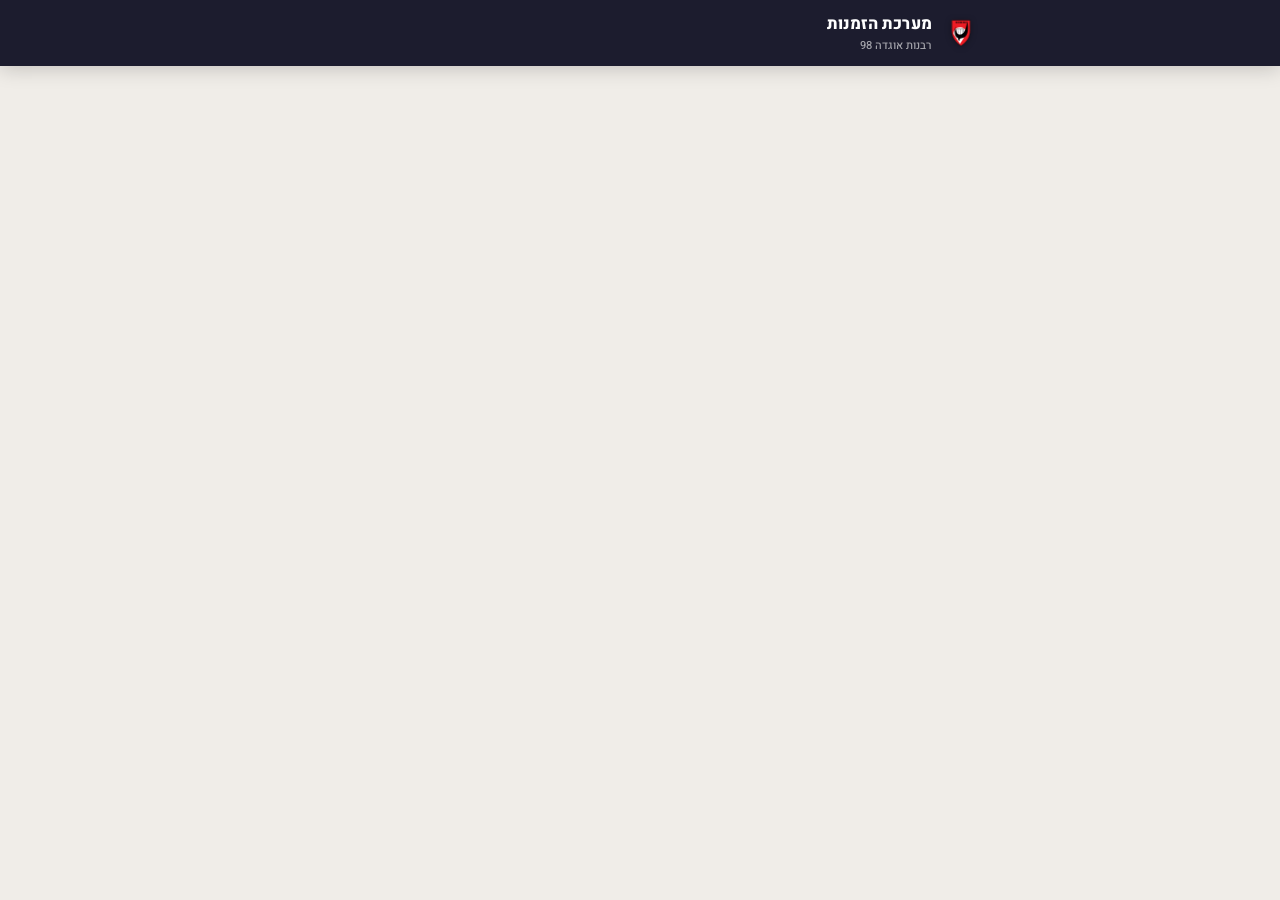
<file: index.html>
<!DOCTYPE html>
<html lang="he" dir="rtl">
<head>
<meta charset="UTF-8">
<meta name="viewport" content="width=device-width, initial-scale=1.0, viewport-fit=cover">
<title>מערכת הזמנות ציוד דת — רבנות אוגדה 98</title>
<link rel="icon" href="logo.png">
<link rel="apple-touch-icon" sizes="180x180" href="icons/apple-touch-icon.png">
<link rel="manifest" href="manifest.webmanifest">
<meta name="apple-mobile-web-app-capable" content="yes">
<meta name="apple-mobile-web-app-title" content="רבנות 98">
<meta name="theme-color" content="#1c1c2e">
<link rel="stylesheet" href="styles.css?v=20261123-dashboard">
<link rel="stylesheet" href="pwa.css?v=20261105-pwa">
<script src="pwa-install.js?v=20261105-pwa" defer></script>
</head>
<body>

<header id="mainHeader">
  <div class="header-inner">
    <img src="logo.png" alt="רבנות אוגדה 98" class="header-logo">
    <div class="header-titles">
      <h1 id="headerTitle">מערכת הזמנות</h1>
      <div class="header-sub" id="headerSub">רבנות אוגדה 98</div>
    </div>
    <div class="header-actions">
      <button class="back-btn" id="backBtn">← חזרה</button>
      <button class="cart-badge" id="cartBadge" style="display:none">🛒 <span id="cartCount">0</span></button>
      <div class="account-wrap" id="accountWrap" style="display:none">
        <button class="menu-btn" id="accountMenuBtn" aria-label="תפריט">☰</button>
        <div class="account-menu" id="accountMenu">
          <div class="account-menu-name" id="accountName"></div>
          <button class="account-menu-item" id="myOrdersBtn" style="display:none">📋 ההזמנות שלי</button>
          <button class="account-menu-item" id="adminBtn" style="display:none">🛠️ ניהול</button>
          <button class="account-menu-item" id="profileBtn" style="display:none">✏️ הפרטים שלי</button>
          <button class="account-menu-item" id="pwaMenuInstall" hidden>📲 התקנה בנייד</button>
          <button class="account-menu-item logout" id="logoutBtn">🚪 יציאה</button>
        </div>
      </div>
    </div>
  </div>
</header>

<div class="container">

  <section class="pwa-banner" id="pwaBanner" aria-labelledby="pwaBannerTitle" hidden>
    <img class="pwa-banner-icon" src="icons/icon-192.png" alt="" width="48" height="48">
    <div class="pwa-banner-copy">
      <h2 id="pwaBannerTitle">מערכת ההזמנות במסך הבית שלך</h2>
      <p>גישה נוחה מהנייד, עם אותם נתונים עדכניים.</p>
    </div>
    <div class="pwa-banner-actions">
      <button class="pwa-primary" id="pwaInstall" type="button">התקנה בנייד</button>
      <button class="pwa-secondary" id="pwaDismiss" type="button">אחר כך</button>
    </div>
  </section>

  <!-- ══ CONFIG MISSING ══ -->
  <div class="screen" id="configScreen">
    <div class="config-box">
      <h3>⚙️ נדרשת הגדרה ראשונית</h3>
      <p>כדי שהמערכת תעבוד, יש למלא את פרטי החיבור ל-Supabase בקובץ <code>config.js</code>:</p>
      <p style="margin-top:10px">
        <code>SUPABASE_URL</code> ו-<code>SUPABASE_ANON_KEY</code><br>
        נמצאים ב-Supabase → Project Settings → API
      </p>
    </div>
  </div>

  <!-- ══ LOGIN ══ -->
  <div class="screen" id="loginScreen">
    <div class="login-card">
      <img src="logo.png" alt="רבנות אוגדה 98" class="login-logo">
      <h2>מערכת הזמנות ציוד דת</h2>
      <div class="sub">רבנות אוגדה 98</div>

      <button class="btn-block google" id="googleBtn">
        <svg width="18" height="18" viewBox="0 0 48 48"><path fill="#EA4335" d="M24 9.5c3.54 0 6.71 1.22 9.21 3.6l6.85-6.85C35.9 2.38 30.47 0 24 0 14.62 0 6.51 5.38 2.56 13.22l7.98 6.19C12.43 13.72 17.74 9.5 24 9.5z"/><path fill="#4285F4" d="M46.98 24.55c0-1.57-.15-3.09-.38-4.55H24v9.02h12.94c-.58 2.96-2.26 5.48-4.78 7.18l7.73 6c4.51-4.18 7.09-10.36 7.09-17.65z"/><path fill="#FBBC05" d="M10.53 28.59c-.48-1.45-.76-2.99-.76-4.59s.27-3.14.76-4.59l-7.98-6.19C.92 16.46 0 20.12 0 24s.92 7.54 2.56 10.78l7.97-6.19z"/><path fill="#34A853" d="M24 48c6.48 0 11.93-2.13 15.89-5.81l-7.73-6c-2.15 1.45-4.92 2.3-8.16 2.3-6.26 0-11.57-4.22-13.47-9.91l-7.98 6.19C6.51 42.62 14.62 48 24 48z"/></svg>
        התחבר עם Google
      </button>

      <div class="login-divider">או</div>

      <input type="email" class="field" id="authEmail" placeholder="אימייל" autocomplete="email">
      <input type="password" class="field" id="authPassword" placeholder="סיסמה (6 תווים לפחות)" autocomplete="current-password">
      <div class="form-error" id="authError"></div>
      <button class="btn-block solid" id="authSubmitBtn" style="margin-top:12px">התחבר</button>
      <button class="link-btn" id="authToggleBtn">אין לי משתמש — הרשמה</button>

      <div class="login-divider">או</div>
      <button class="btn-block" id="guestBtn">המשך כאורח</button>
      <div class="login-note">כאורח תתבקש למלא שם וטלפון בכל הזמנה.</div>
    </div>
  </div>

  <!-- ══ ONBOARDING (initials + phone) ══ -->
  <div class="screen" id="onboardScreen">
    <div class="login-card">
      <img src="logo.png" alt="" class="login-logo">
      <h2 id="onboardTitle">כמה פרטים אחרונים</h2>
      <div class="sub" id="onboardSub">נשמור אותם כדי שלא תצטרך למלא בכל הזמנה</div>
      <input type="text" class="field" id="obInitials" placeholder="שם בראשי תיבות (לדוגמא ד.כ) *">
      <input type="tel" class="field" id="obPhone" placeholder="מס' טלפון *" inputmode="tel">
      <div class="form-error" id="obError"></div>
      <button class="btn-block solid" id="obSaveBtn" style="margin-top:14px">שמור והמשך</button>
    </div>
  </div>

  <!-- ══ HOME ══ -->
  <div class="screen" id="homeScreen">
    <div class="home-welcome">
      <h2>מה תרצה להזמין?</h2>
      <p>בחר מאיזה מחסן ברצונך להזמין</p>
    </div>
    <!-- נבנה דינמית מ-WAREHOUSES ב-lib.js -->
    <div class="warehouse-grid" id="warehouseGrid"></div>
  </div>

  <!-- ══ ORDER FORM ══ -->
  <div class="screen" id="orderScreen">
    <div class="customer-card">
      <h2>פרטי הזמנה</h2>
      <div id="customerKnown" style="display:none">
        <div class="customer-line" id="customerLine"></div>
      </div>
      <div id="customerFields" style="display:none">
        <input type="text" class="field" id="ordInitials" placeholder="שם בראשי תיבות (לדוגמא ד.כ) *">
        <input type="tel" class="field" id="ordPhone" placeholder="מס' טלפון *" inputmode="tel">
      </div>
    </div>

    <div class="loading" id="prodLoading"><div class="spinner"></div><div>טוען מוצרים...</div></div>

    <div id="prodSection" style="display:none">
      <div class="section-title" id="prodSectionTitle">בחר מוצרים</div>
      <div class="search-bar">
        <span>🔍</span>
        <input type="text" id="prodSearch" placeholder="חיפוש מוצר...">
      </div>
      <div class="categories" id="prodCategories"></div>
      <div class="products-list" id="prodList"></div>
    </div>
  </div>

  <!-- ══ SUCCESS ══ -->
  <div class="screen" id="successScreen">
    <div class="success-inner">
      <div class="success-icon">✓</div>
      <h2>ההזמנה נשלחה!</h2>
      <p id="successText">תודה, ההזמנה שלך התקבלה בהצלחה.<br>נעדכן אותך כשתהיה מוכנה לאיסוף.</p>
      <button class="new-order-btn" id="newOrderBtn">הזמנה חדשה</button>
    </div>
  </div>

  <!-- ══ MY ORDERS ══ -->
  <div class="screen" id="myOrdersScreen">
    <div class="admin-toolbar">
      <h3>ההזמנות שלי</h3>
      <button class="icon-btn" id="refreshMyOrders">↻ רענן</button>
    </div>
    <div id="myOrdersList"></div>
  </div>

  <!-- ══ ADMIN ══ -->
  <div class="screen" id="adminScreen">
    <div class="admin-tabs">
      <button class="admin-tab active" data-pane="dashboard">לוח בקרה</button>
      <button class="admin-tab" data-pane="orders">הזמנות</button>
      <button class="admin-tab" data-pane="inventory">מלאי</button>
      <button class="admin-tab" data-pane="users">משתמשים</button>
      <button class="admin-tab" data-pane="notify">התראות</button>
    </div>

    <div class="admin-pane active" id="dashboardPane">
      <div class="admin-toolbar">
        <h3>לוח בקרה</h3>
        <button class="icon-btn" id="refreshDashboard">↻ רענן</button>
      </div>
      <div class="dashboard-filters" id="dashboardFilters" hidden>
        <label>מחסן <select id="dashboardWarehouse"></select></label>
        <label>חיפוש מוצר <input type="search" id="dashboardSearch" placeholder="שם המוצר"></label>
      </div>
      <div id="dashboardStatus" role="status"></div>
      <div id="dashboardContent"></div>
    </div>

    <div class="admin-pane" id="ordersPane">
      <div class="admin-toolbar">
        <h3>הזמנות</h3>
        <button class="icon-btn" id="refreshOrders">↻ רענן</button>
      </div>
      <div class="order-stage-tabs" id="orderStageTabs">
        <button class="active" data-status="pending">ממתינות לאישור <b id="pendingCount">0</b></button>
        <button data-status="ready">ממתינות לאיסוף <b id="readyCount">0</b></button>
        <button data-status="collected">ארכיון <b id="collectedCount">0</b></button>
      </div>
      <div id="ordersList"></div>
    </div>

    <div class="admin-pane" id="inventoryPane">
      <!-- בחירת מחסן -->
      <div id="invPicker">
        <div class="admin-toolbar">
          <h3>מלאי</h3>
          <div class="toolbar-btns">
            <button class="icon-btn" style="background:var(--accent2)" id="newWhToggle">➕ מחסן</button>
            <button class="icon-btn" style="background:#1d7a4c" id="exportBtn">⬇ אקסל</button>
            <button class="icon-btn" id="refreshInv">↻ רענן</button>
          </div>
        </div>

        <div class="receive-panel" id="newWhPanel" style="display:none">
          <div class="section-title">הוספת מחסן</div>
          <div class="rc-grid warehouse-create-grid">
            <input type="text" id="newWhLabel" class="field" placeholder="שם המחסן *" maxlength="60">
            <input type="text" id="newWhIcon" class="field" placeholder="סמל (לדוגמה 📦)" maxlength="8">
            <input type="text" id="newWhSub" class="field" placeholder="תיאור קצר (לא חובה)" maxlength="100">
          </div>
          <button class="btn-block solid" id="newWhSubmit">הוסף מחסן</button>
          <div class="rc-hint">המחסן יופיע מיד למזמינים ויתפקד כמו המחסנים הקיימים.</div>
        </div>

        <!-- נבנה דינמית מ-WAREHOUSES ב-lib.js -->
        <div class="inv-picker-grid" id="invPickerGrid"></div>
      </div>

      <!-- מלאי של מחסן בודד -->
      <div id="invDetail" style="display:none">
        <div class="admin-toolbar">
          <button class="icon-btn" id="invBackBtn" style="background:var(--text-light)">← מחסנים</button>
          <h3 id="invDetailTitle">מחסן דת</h3>
          <div class="toolbar-btns">
            <button class="icon-btn" style="background:var(--success)" id="receiveToggle">➕ קליטה</button>
            <button class="icon-btn" style="background:var(--accent2)" id="editInvBtn">✎ עריכה</button>
          </div>
        </div>

        <div class="inventory-filter-row">
          <div class="search-bar">
            <span>🔍</span>
            <input type="text" id="invSearch" placeholder="חיפוש פריט במלאי...">
          </div>
          <select id="invCategoryFilter" class="inventory-category-filter" aria-label="סינון לפי קטגוריה">
            <option value="">כל הקטגוריות</option>
          </select>
        </div>

      <div class="receive-panel" id="receivePanel" style="display:none">
        <div class="section-title">קליטת סחורה</div>
        <div class="rc-grid">
          <input type="text" id="rcName" class="field" placeholder="שם המוצר">
          <input type="number" id="rcQty" class="field" placeholder="0" min="1" value="1">
          <input type="text" id="rcCategory" class="field" placeholder="קטגוריה (לא חובה)">
        </div>
        <label class="rc-check"><input type="checkbox" id="rcExposed" checked> חשוף להזמנות (יופיע ללקוחות)</label>
        <button class="btn-block solid" id="rcSubmit">קלוט סחורה</button>
        <div class="rc-hint">הפריט ייקלט אל <strong id="rcWhLabel">מחסן דת</strong>.<br>אם השם תואם למוצר קיים — הכמות תתווסף; אחרת ייווצר מוצר חדש.</div>
      </div>

        <div id="inventoryList"></div>
      </div>
    </div>

    <div class="admin-pane" id="usersPane">
      <div class="admin-toolbar">
        <h3>משתמשים והרשאות</h3>
        <button class="icon-btn" id="refreshUsers">↻ רענן</button>
      </div>
      <div class="rc-hint" style="text-align:right;margin:0 0 12px">
        שינוי הרשאה ל־<strong>מנהל</strong> מקנה גישה מלאה: הזמנות, מלאי, משתמשים והתראות.
      </div>
      <div id="usersList"></div>
    </div>

    <div class="admin-pane" id="notifyPane">
      <div class="admin-toolbar">
        <h3>התראות על הזמנה חדשה</h3>
        <div class="toolbar-btns">
          <button class="icon-btn" style="background:var(--accent2)" id="nfTest">✉️ בדוק מייל</button>
          <button class="icon-btn" id="refreshNotify">↻ רענן</button>
        </div>
      </div>
      <div id="nfTestResult"></div>
      <div class="rc-hint" style="text-align:right;margin:0 0 12px">
        הכתובות הבאות יקבלו מייל בכל פעם שנכנסת הזמנה חדשה.
      </div>

      <div class="receive-panel" style="border-color:var(--success)">
        <div class="section-title">הוספת כתובת</div>
        <div class="rc-grid">
          <input type="email" id="nfEmail" class="field" placeholder="כתובת מייל" inputmode="email">
          <input type="text" id="nfLabel" class="field" placeholder="תיאור (לא חובה)">
        </div>
        <button class="btn-block solid" id="nfAdd">הוסף כתובת</button>
      </div>

      <div id="notifyList"></div>
    </div>
  </div>

</div>

<!-- ══ CART ══ -->
<div class="cart-overlay" id="cartOverlay">
  <div class="cart-drawer">
    <div class="cart-handle"></div>
    <div class="cart-header">
      <h2>סל הזמנה</h2>
      <button class="close-btn" id="cartCloseBtn">✕</button>
    </div>
    <div id="cartItems"></div>
    <div class="form-error" id="cartError"></div>
    <button class="submit-btn" id="submitBtn">שלח הזמנה</button>
  </div>
</div>

<!-- ══ SUPPLIER CERTIFICATE ══ -->
<div class="confirm-overlay" id="certModal">
  <div class="confirm-box">
    <div class="confirm-icon">📋</div>
    <p class="confirm-text">לכל משיכת ציוד יש להציג תעודת ספק</p>
    <p class="confirm-strong">ללא תעודת ספק הציוד לא ימסר!</p>

    <div class="cert-choice">
      <div class="cert-drop" id="certDrop">
        <div class="cert-drop-icon">📎</div>
        <div class="cert-drop-label" id="certDropLabel">העלה תעודת ספק</div>
        <div class="cert-drop-hint" id="certDropHint">קובץ PDF · עד 10MB</div>
      </div>
      <input type="file" id="certFile" accept="application/pdf,.pdf" style="display:none">
    </div>

    <div class="form-error" id="certError"></div>

    <div class="confirm-actions">
      <button class="confirm-yes" id="certSendWithFile" disabled>שלח הזמנה עם התעודה</button>
      <button class="confirm-alt" id="certSendLater">אגיש תעודת ספק באיסוף</button>
      <button class="confirm-cancel" id="certCancel">ביטול</button>
    </div>
  </div>
</div>

<!-- ══ INVENTORY ITEM EDITOR ══ -->
<div class="confirm-overlay" id="addItemModal">
  <div class="confirm-box add-item-modal-box">
    <div class="modal-title-row">
      <h2>הוספת פריט להזמנה</h2>
      <button class="close-btn" id="addItemClose">✕</button>
    </div>
    <label class="modal-field-label">מחסן
      <select class="field" id="addItemWarehouse"></select>
    </label>
    <div class="search-bar add-item-search">
      <span>🔍</span>
      <input type="search" id="addItemSearch" placeholder="חיפוש לפי שם או קטגוריה...">
    </div>
    <div id="addItemList" class="add-item-list"></div>
  </div>
</div>

<!-- ══ INVENTORY ITEM EDITOR ══ -->
<div class="confirm-overlay" id="invItemModal">
  <div class="inventory-modal-card">
    <div class="cart-header">
      <h2>פרטי מוצר</h2>
      <button class="close-btn" id="invModalClose">✕</button>
    </div>
    <input type="hidden" id="invModalId">
    <label class="modal-field-label">שם המוצר
      <input type="text" class="field" id="invModalName" maxlength="120">
    </label>
    <label class="modal-field-label">קטגוריה
      <input type="text" class="field" id="invModalCategory" maxlength="100"
             list="invCategoryOptions" autocomplete="off">
      <datalist id="invCategoryOptions"></datalist>
    </label>
    <div class="inventory-modal-grid">
      <label class="modal-field-label">כמות במלאי
        <input type="number" class="field" id="invModalQty" min="0" placeholder="0">
      </label>
      <label class="modal-field-label">מקס׳ להזמנה
        <input type="number" class="field" id="invModalMax" min="1" placeholder="0" aria-label="מקסימום להזמנה (ריק = ללא הגבלה)">
      </label>
    </div>
    <label class="modal-check"><input type="checkbox" id="invModalExposed"> חשוף להזמנות</label>
    <div class="form-error" id="invModalError"></div>
    <div class="inventory-modal-actions">
      <button class="btn-block" id="invModalCancel">ביטול</button>
      <button class="btn-block solid" id="invModalSave">שמור שינויים</button>
    </div>
  </div>
</div>

<div class="toast" id="toast"></div>

<dialog class="pwa-dialog" id="pwaHelp" aria-labelledby="pwaHelpTitle" aria-describedby="pwaHelpIntro">
  <div class="pwa-dialog-heading">
    <h2 id="pwaHelpTitle">התקנה במסך הבית</h2>
    <button class="pwa-close" id="pwaHelpClose" type="button" aria-label="סגירת הוראות ההתקנה">✕</button>
  </div>
  <p id="pwaHelpIntro"></p>
  <ol id="pwaHelpSteps"></ol>
  <p class="pwa-help-note">המלאי וההזמנות מתעדכנים כרגיל. לצפייה במלאי ולשליחת הזמנות נדרש חיבור לאינטרנט.</p>
  <button class="pwa-primary" id="pwaHelpDone" type="button">הבנתי</button>
</dialog>

<script src="config.js"></script>
<script type="module" src="app.js?v=20261123-dashboard"></script>
</body>
</html>
</file>
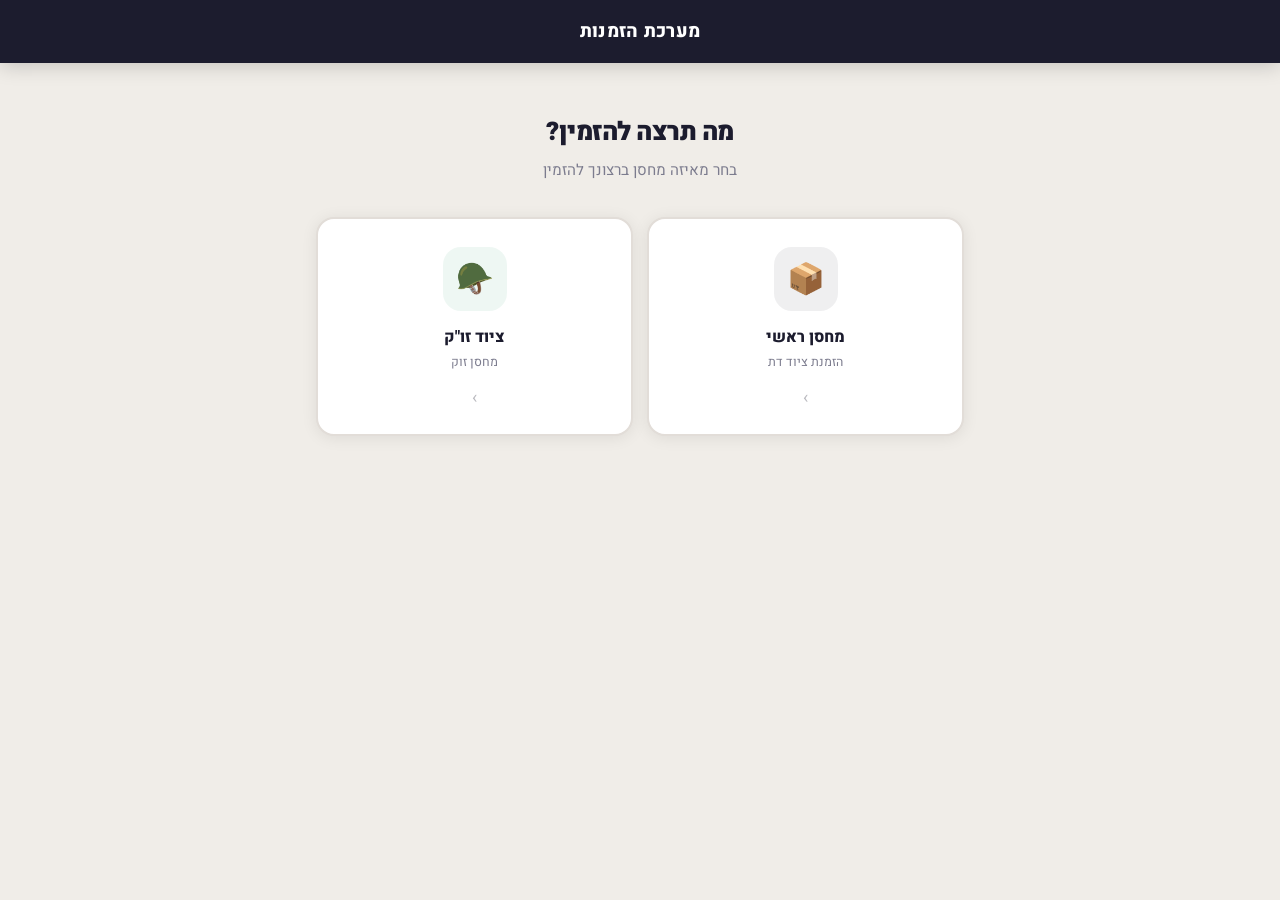
<file: ordering-app.html>
<!DOCTYPE html>
<html lang="he" dir="rtl">
<head>
<meta charset="UTF-8">
<meta name="viewport" content="width=device-width, initial-scale=1.0">
<title>מערכת הזמנות</title>
<style>
  @import url('https://fonts.googleapis.com/css2?family=Heebo:wght@300;400;500;600;700;800;900&display=swap');

  :root {
    /* Main warehouse */
    --bg: #f0ede8;
    --surface: #ffffff;
    --primary: #1c1c2e;
    --accent: #e63946;
    --accent2: #457b9d;
    --text: #1c1c2e;
    --text-light: #7c7c8e;
    --border: #e2ddd8;
    --success: #2d6a4f;

    /* Zuk warehouse */
    --zuk-primary: #1a3a2e;
    --zuk-accent: #3a9e6f;
    --zuk-accent2: #2d7a56;
    --zuk-bg: #eaf4ef;

    --radius: 14px;
    --radius-sm: 8px;
    --shadow: 0 2px 16px rgba(0,0,0,0.08);
    --shadow-lg: 0 8px 32px rgba(0,0,0,0.14);
  }

  * { box-sizing: border-box; margin: 0; padding: 0; }

  body {
    font-family: 'Heebo', sans-serif;
    background: var(--bg);
    color: var(--text);
    min-height: 100vh;
    direction: rtl;
    -webkit-font-smoothing: antialiased;
  }

  /* ── HEADER ── */
  header {
    background: var(--primary);
    color: white;
    padding: 18px 20px;
    text-align: center;
    position: sticky;
    top: 0;
    z-index: 100;
    box-shadow: 0 2px 20px rgba(0,0,0,0.2);
  }

  header.zuk-mode { background: var(--zuk-primary); }

  .header-inner {
    display: flex;
    align-items: center;
    justify-content: center;
    position: relative;
  }

  header h1 {
    font-size: 1.15rem;
    font-weight: 800;
    letter-spacing: 0.3px;
  }

  .back-btn {
    position: absolute;
    right: 0;
    background: rgba(255,255,255,0.12);
    border: none;
    color: white;
    border-radius: 20px;
    padding: 6px 14px;
    font-family: 'Heebo', sans-serif;
    font-size: 0.82rem;
    font-weight: 600;
    cursor: pointer;
    transition: background 0.2s;
    display: none;
  }

  .back-btn:hover { background: rgba(255,255,255,0.2); }
  .back-btn.visible { display: block; }

  .cart-badge {
    position: absolute;
    left: 0;
    background: var(--accent);
    color: white;
    border-radius: 20px;
    padding: 6px 13px;
    font-size: 0.82rem;
    font-weight: 700;
    cursor: pointer;
    transition: transform 0.15s, opacity 0.2s;
    white-space: nowrap;
  }

  .cart-badge.zuk { background: var(--zuk-accent); }
  .cart-badge:active { transform: scale(0.95); }

  /* ── CONTAINER ── */
  .container { max-width: 680px; margin: 0 auto; padding: 20px 16px 100px; }

  /* ── HOME SCREEN ── */
  .home-screen { padding-top: 30px; }

  .home-welcome {
    text-align: center;
    margin-bottom: 36px;
  }

  .home-welcome h2 {
    font-size: 1.6rem;
    font-weight: 900;
    color: var(--text);
    letter-spacing: -0.5px;
    margin-bottom: 8px;
  }

  .home-welcome p {
    color: var(--text-light);
    font-size: 0.95rem;
    font-weight: 400;
  }

  .warehouse-grid {
    display: grid;
    grid-template-columns: 1fr 1fr;
    gap: 14px;
  }

  .warehouse-card {
    background: var(--surface);
    border-radius: 18px;
    padding: 28px 20px 24px;
    border: 2px solid var(--border);
    cursor: pointer;
    text-align: center;
    transition: all 0.22s cubic-bezier(.34,1.56,.64,1);
    box-shadow: var(--shadow);
    position: relative;
    overflow: hidden;
  }

  .warehouse-card::before {
    content: '';
    position: absolute;
    inset: 0;
    opacity: 0;
    transition: opacity 0.2s;
  }

  .warehouse-card.main::before { background: linear-gradient(135deg, #1c1c2e08, #457b9d14); }
  .warehouse-card.zuk::before  { background: linear-gradient(135deg, #1a3a2e08, #3a9e6f14); }

  .warehouse-card:hover {
    transform: translateY(-4px) scale(1.01);
    box-shadow: var(--shadow-lg);
    border-color: transparent;
  }

  .warehouse-card:active { transform: scale(0.97); }
  .warehouse-card.main:hover { border-color: var(--accent2); }
  .warehouse-card.zuk:hover  { border-color: var(--zuk-accent); }

  .wh-icon {
    width: 64px;
    height: 64px;
    border-radius: 18px;
    display: flex;
    align-items: center;
    justify-content: center;
    font-size: 1.9rem;
    margin: 0 auto 14px;
  }

  .warehouse-card.main .wh-icon { background: #1c1c2e12; }
  .warehouse-card.zuk .wh-icon  { background: #3a9e6f15; }

  .wh-title { font-size: 1rem; font-weight: 800; color: var(--text); margin-bottom: 4px; }
  .wh-sub   { font-size: 0.78rem; color: var(--text-light); font-weight: 400; }
  .wh-arrow { margin-top: 14px; font-size: 1.1rem; opacity: 0.3; }

  /* ── FORM SCREENS ── */
  .form-screen { display: none; }
  .form-screen.active { display: block; }

  .customer-card {
    background: var(--surface);
    border-radius: var(--radius);
    padding: 20px;
    margin-bottom: 16px;
    border: 1.5px solid var(--border);
    box-shadow: var(--shadow);
  }

  .customer-card h2 {
    font-size: 0.82rem;
    font-weight: 700;
    margin-bottom: 12px;
    color: var(--text-light);
    text-transform: uppercase;
    letter-spacing: 1px;
  }

  .input-group { display: flex; flex-direction: column; gap: 10px; }

  input[type="text"] {
    width: 100%;
    padding: 13px 15px;
    border: 1.5px solid var(--border);
    border-radius: var(--radius-sm);
    font-family: 'Heebo', sans-serif;
    font-size: 0.97rem;
    direction: rtl;
    outline: none;
    transition: border-color 0.2s, box-shadow 0.2s;
    background: #fafaf8;
    color: var(--text);
  }

  input[type="text"]:focus {
    border-color: var(--accent2);
    box-shadow: 0 0 0 3px rgba(69,123,157,0.1);
    background: white;
  }

  .form-screen.zuk-mode input[type="text"]:focus {
    border-color: var(--zuk-accent);
    box-shadow: 0 0 0 3px rgba(58,158,111,0.1);
  }

  .search-bar {
    background: var(--surface);
    border-radius: var(--radius);
    padding: 13px 16px;
    margin-bottom: 12px;
    border: 1.5px solid var(--border);
    display: flex;
    align-items: center;
    gap: 10px;
    box-shadow: var(--shadow);
  }

  .search-bar input {
    flex: 1;
    border: none;
    background: none;
    font-family: 'Heebo', sans-serif;
    font-size: 0.97rem;
    direction: rtl;
    outline: none;
  }

  .search-icon { color: var(--text-light); font-size: 1.1rem; }

  .categories {
    display: flex;
    gap: 8px;
    overflow-x: auto;
    padding-bottom: 8px;
    margin-bottom: 14px;
    scrollbar-width: none;
    flex-direction: row-reverse;
  }

  .categories::-webkit-scrollbar { display: none; }

  .cat-btn {
    white-space: nowrap;
    padding: 7px 15px;
    border-radius: 20px;
    border: 1.5px solid var(--border);
    background: var(--surface);
    font-family: 'Heebo', sans-serif;
    font-size: 0.85rem;
    font-weight: 500;
    cursor: pointer;
    transition: all 0.18s;
    color: var(--text-light);
  }

  .cat-btn.active { background: var(--primary); color: white; border-color: var(--primary); }
  .form-screen.zuk-mode .cat-btn.active { background: var(--zuk-primary); border-color: var(--zuk-primary); }

  .products-list { display: flex; flex-direction: column; gap: 9px; }

  .product-card {
    background: var(--surface);
    border-radius: var(--radius);
    padding: 15px 16px;
    border: 1.5px solid var(--border);
    display: flex;
    align-items: center;
    justify-content: space-between;
    gap: 12px;
    transition: border-color 0.2s, box-shadow 0.2s;
    box-shadow: var(--shadow);
  }

  .product-card.in-cart {
    border-color: var(--accent2);
    box-shadow: 0 0 0 1.5px var(--accent2), var(--shadow);
  }

  .form-screen.zuk-mode .product-card.in-cart {
    border-color: var(--zuk-accent);
    box-shadow: 0 0 0 1.5px var(--zuk-accent), var(--shadow);
  }

  .product-name { font-weight: 600; font-size: 0.92rem; flex: 1; line-height: 1.3; }
  .product-cat  { font-size: 0.75rem; color: var(--text-light); margin-top: 2px; }

  .qty-control { display: flex; align-items: center; gap: 7px; flex-shrink: 0; }

  .qty-btn {
    width: 32px;
    height: 32px;
    border-radius: 50%;
    border: 1.5px solid var(--border);
    background: var(--bg);
    font-size: 1.1rem;
    font-weight: 700;
    cursor: pointer;
    display: flex;
    align-items: center;
    justify-content: center;
    transition: all 0.15s;
    color: var(--text);
    line-height: 1;
  }

  .qty-btn:active { transform: scale(0.88); }
  .qty-btn:disabled { opacity: 0.3; cursor: not-allowed; }

  .qty-btn.plus { background: var(--primary); color: white; border-color: var(--primary); }
  .form-screen.zuk-mode .qty-btn.plus { background: var(--zuk-primary); border-color: var(--zuk-primary); }
  .qty-btn.plus:disabled { background: var(--border); border-color: var(--border); cursor: not-allowed; }

  .qty-display { font-weight: 700; font-size: 0.97rem; min-width: 34px; width: 34px; text-align: center; }

  input.qty-display {
    border: none;
    background: none;
    font-family: 'Heebo', sans-serif;
    font-weight: 700;
    font-size: 0.97rem;
    padding: 0;
    color: var(--text);
    -moz-appearance: textfield;
    appearance: textfield;
  }

  input.qty-display::-webkit-outer-spin-button,
  input.qty-display::-webkit-inner-spin-button { -webkit-appearance: none; }
  input.qty-display:focus { outline: 1px solid var(--accent2); border-radius: 4px; }

  .empty-state { text-align: center; padding: 40px 20px; color: var(--text-light); font-size: 0.95rem; }

  .loading { text-align: center; padding: 40px; color: var(--text-light); }

  .spinner {
    width: 34px;
    height: 34px;
    border: 3px solid var(--border);
    border-top-color: var(--primary);
    border-radius: 50%;
    animation: spin 0.75s linear infinite;
    margin: 0 auto 12px;
  }

  .form-screen.zuk-mode .spinner { border-top-color: var(--zuk-accent); }

  @keyframes spin { to { transform: rotate(360deg); } }

  /* ── CART DRAWER ── */
  .cart-overlay {
    display: none;
    position: fixed;
    inset: 0;
    background: rgba(0,0,0,0.45);
    z-index: 200;
    backdrop-filter: blur(2px);
  }

  .cart-overlay.open { display: block; }

  .cart-drawer {
    position: fixed;
    bottom: 0;
    right: 0;
    left: 0;
    background: white;
    border-radius: 22px 22px 0 0;
    padding: 24px 20px 44px;
    max-height: 80vh;
    overflow-y: auto;
    z-index: 201;
    transform: translateY(100%);
    transition: transform 0.32s cubic-bezier(.32,1,.26,1);
    box-shadow: 0 -8px 40px rgba(0,0,0,0.18);
  }

  .cart-overlay.open .cart-drawer { transform: translateY(0); }

  .cart-handle {
    width: 36px;
    height: 4px;
    background: var(--border);
    border-radius: 4px;
    margin: 0 auto 20px;
  }

  .cart-header {
    display: flex;
    justify-content: space-between;
    align-items: center;
    margin-bottom: 18px;
  }

  .cart-header h2 { font-size: 1.15rem; font-weight: 800; }

  .close-btn {
    width: 30px;
    height: 30px;
    border-radius: 50%;
    border: none;
    background: var(--bg);
    font-size: 1rem;
    cursor: pointer;
    display: flex;
    align-items: center;
    justify-content: center;
    color: var(--text-light);
    transition: background 0.15s;
  }

  .close-btn:hover { background: var(--border); }

  /* ── CART ITEM (editable) ── */
  .cart-item {
    display: flex;
    align-items: center;
    gap: 10px;
    padding: 12px 0;
    border-bottom: 1px solid var(--border);
  }

  .cart-item-info { flex: 1; min-width: 0; }
  .cart-item-name { font-weight: 600; font-size: 0.92rem; white-space: nowrap; overflow: hidden; text-overflow: ellipsis; }
  .cart-item-sub  { font-size: 0.78rem; color: var(--text-light); margin-top: 2px; }

  .cart-item-controls {
    display: flex;
    align-items: center;
    gap: 6px;
    flex-shrink: 0;
  }

  .cart-qty-btn {
    width: 28px;
    height: 28px;
    border-radius: 50%;
    border: 1.5px solid var(--border);
    background: var(--bg);
    font-size: 1rem;
    font-weight: 700;
    cursor: pointer;
    display: flex;
    align-items: center;
    justify-content: center;
    transition: all 0.15s;
    color: var(--text);
    line-height: 1;
    flex-shrink: 0;
  }

  .cart-qty-btn:active { transform: scale(0.88); }
  .cart-qty-btn:disabled { opacity: 0.3; cursor: not-allowed; }

  .cart-qty-btn.plus {
    background: var(--primary);
    color: white;
    border-color: var(--primary);
  }

  .cart-qty-btn.plus.zuk-btn {
    background: var(--zuk-primary);
    border-color: var(--zuk-primary);
  }

  .cart-qty-btn.plus:disabled { background: var(--border); border-color: var(--border); }

  .cart-qty-num {
    font-weight: 700;
    font-size: 0.95rem;
    min-width: 28px;
    text-align: center;
  }

  .cart-trash-btn {
    width: 30px;
    height: 30px;
    border-radius: 8px;
    border: none;
    background: #fee2e2;
    color: #dc2626;
    font-size: 0.95rem;
    cursor: pointer;
    display: flex;
    align-items: center;
    justify-content: center;
    transition: all 0.15s;
    margin-right: 2px;
    flex-shrink: 0;
  }

  .cart-trash-btn:hover  { background: #fca5a5; }
  .cart-trash-btn:active { transform: scale(0.88); }

  .cart-empty { text-align: center; color: var(--text-light); padding: 30px 0; }

  .submit-btn {
    width: 100%;
    margin-top: 18px;
    padding: 15px;
    background: var(--accent);
    color: white;
    border: none;
    border-radius: var(--radius);
    font-family: 'Heebo', sans-serif;
    font-size: 1rem;
    font-weight: 700;
    cursor: pointer;
    transition: opacity 0.2s, transform 0.15s;
    letter-spacing: 0.2px;
  }

  .submit-btn.zuk { background: var(--zuk-accent); }
  .submit-btn:hover { opacity: 0.88; }
  .submit-btn:active { transform: scale(0.98); }
  .submit-btn:disabled { opacity: 0.45; cursor: not-allowed; }

  /* ── SUCCESS ── */
  .success-screen { display: none; text-align: center; padding: 70px 20px 40px; }
  .success-screen.show { display: block; }
  .form-screen.hide { display: none !important; }
  .home-screen.hide { display: none !important; }

  .success-icon {
    width: 72px;
    height: 72px;
    border-radius: 50%;
    display: flex;
    align-items: center;
    justify-content: center;
    margin: 0 auto 20px;
    font-size: 2rem;
  }

  .success-icon.main { background: #d1fae5; color: var(--success); }
  .success-icon.zuk  { background: #d1fae5; color: var(--zuk-accent2); }

  .success-screen h2 { font-size: 1.5rem; font-weight: 900; margin-bottom: 10px; }
  .success-screen p  { color: var(--text-light); font-size: 0.97rem; line-height: 1.7; }

  .new-order-btn {
    margin-top: 28px;
    padding: 13px 28px;
    border: 2px solid var(--primary);
    background: transparent;
    border-radius: 30px;
    font-family: 'Heebo', sans-serif;
    font-size: 0.95rem;
    font-weight: 700;
    cursor: pointer;
    transition: all 0.2s;
    color: var(--text);
  }

  .new-order-btn:hover { background: var(--primary); color: white; }

  .error-msg {
    background: #fee2e2;
    color: #991b1b;
    border-radius: var(--radius-sm);
    padding: 10px 14px;
    font-size: 0.88rem;
    margin-top: 10px;
    display: none;
  }

  .section-title {
    font-size: 0.78rem;
    font-weight: 700;
    color: var(--text-light);
    text-transform: uppercase;
    letter-spacing: 1.2px;
    margin-bottom: 10px;
    margin-top: 2px;
  }

  header.zuk-mode .cart-badge { background: var(--zuk-accent); }
</style>
</head>
<body>

<header id="mainHeader">
  <div class="header-inner">
    <button class="back-btn" id="backBtn" onclick="goHome()">← חזרה</button>
    <h1 id="headerTitle">מערכת הזמנות</h1>
    <div class="cart-badge" id="cartBadge" style="display:none" onclick="openCart()">
      🛒 <span id="cartCount">0</span>
    </div>
  </div>
</header>

<div class="container">

  <!-- HOME -->
  <div class="home-screen" id="homeScreen">
    <div class="home-welcome">
      <h2>מה תרצה להזמין?</h2>
      <p>בחר מאיזה מחסן ברצונך להזמין</p>
    </div>
    <div class="warehouse-grid">
      <div class="warehouse-card main" onclick="openWarehouse('main')">
        <div class="wh-icon">📦</div>
        <div class="wh-title">מחסן ראשי</div>
        <div class="wh-sub">הזמנת ציוד דת</div>
        <div class="wh-arrow">›</div>
      </div>
      <div class="warehouse-card zuk" onclick="openWarehouse('zuk')">
        <div class="wh-icon">🪖</div>
        <div class="wh-title">ציוד זו"ק</div>
        <div class="wh-sub">מחסן זוק</div>
        <div class="wh-arrow">›</div>
      </div>
    </div>
  </div>

  <!-- SUCCESS -->
  <div class="success-screen" id="successScreen">
    <div class="success-icon main" id="successIcon">✓</div>
    <h2>ההזמנה נשלחה!</h2>
    <p>תודה, ההזמנה שלך התקבלה בהצלחה.<br>נחזור אליך בהקדם.</p>
    <button class="new-order-btn" onclick="resetAll()">הזמנה חדשה</button>
  </div>

  <!-- MAIN FORM -->
  <div class="form-screen" id="mainForm">
    <div class="customer-card">
      <h2>פרטי הזמנה</h2>
      <div class="input-group">
        <input type="text" id="mainName" placeholder="שם בראשי תיבות (לדוגמא ד.כ) *" required>
        <input type="text" id="mainDivision" placeholder="חטיבה *" required>
      </div>
    </div>
    <div class="loading" id="mainLoading">
      <div class="spinner"></div>
      <div>טוען מוצרים...</div>
    </div>
    <div id="mainProductsSection" style="display:none">
      <div class="section-title">בחר מוצרים</div>
      <div class="search-bar">
        <span class="search-icon">🔍</span>
        <input type="text" id="mainSearch" placeholder="חיפוש מוצר..." oninput="renderProducts('main')">
      </div>
      <div class="categories" id="mainCategories"></div>
      <div class="products-list" id="mainProductsList"></div>
    </div>
    <div id="mainError" style="display:none; text-align:center; padding:30px; color:#991b1b;">
      שגיאה בטעינת המוצרים. אנא רענן את הדף.
    </div>
  </div>

  <!-- ZUK FORM -->
  <div class="form-screen zuk-mode" id="zukForm">
    <div class="customer-card">
      <h2>פרטי הזמנה — ציוד זו"ק</h2>
      <div class="input-group">
        <input type="text" id="zukName" placeholder="שם בראשי תיבות (לדוגמא ד.כ) *" required>
        <input type="text" id="zukDivision" placeholder="חטיבה *" required>
      </div>
    </div>
    <div class="loading" id="zukLoading">
      <div class="spinner"></div>
      <div>טוען מוצרים...</div>
    </div>
    <div id="zukProductsSection" style="display:none">
      <div class="section-title">בחר ציוד</div>
      <div class="search-bar">
        <span class="search-icon">🔍</span>
        <input type="text" id="zukSearch" placeholder="חיפוש ציוד..." oninput="renderProducts('zuk')">
      </div>
      <div class="categories" id="zukCategories"></div>
      <div class="products-list" id="zukProductsList"></div>
    </div>
    <div id="zukError" style="display:none; text-align:center; padding:30px; color:#991b1b;">
      שגיאה בטעינת הפריטים. אנא רענן את הדף.
    </div>
  </div>

</div>

<!-- CART DRAWER -->
<div class="cart-overlay" id="cartOverlay" onclick="handleOverlayClick(event)">
  <div class="cart-drawer">
    <div class="cart-handle"></div>
    <div class="cart-header">
      <h2>סל הזמנה</h2>
      <button class="close-btn" onclick="closeCart()">✕</button>
    </div>
    <div id="cartItems"></div>
    <div id="cartError" class="error-msg"></div>
    <button class="submit-btn" id="submitBtn" onclick="submitOrder()">שלח הזמנה</button>
  </div>
</div>

<script>
  const SCRIPT_URL = 'https://script.google.com/macros/s/AKfycbyLBMvv4lSnKgVddy06b-hT8kRtTgmJd8QMPatVaeWa2a6vCzwqunwYo7DYxP7lMjs/exec';
  const ZUK_SHEET  = 'מחסן זוק';

  let state = {
    mode: null,
    products: { main: [], zuk: [] },
    loaded:   { main: false, zuk: false },
    cart:     { main: {}, zuk: {} },
    categories: { main: [], zuk: [] },
    activeCategory: { main: 'הכל', zuk: 'הכל' },
  };

  // ── NAVIGATION ──────────────────────────────

  function goHome() {
    state.mode = null;
    document.getElementById('homeScreen').classList.remove('hide');
    document.getElementById('mainForm').classList.remove('active');
    document.getElementById('zukForm').classList.remove('active');
    document.getElementById('backBtn').classList.remove('visible');
    document.getElementById('headerTitle').textContent = 'מערכת הזמנות';
    document.getElementById('mainHeader').classList.remove('zuk-mode');
    document.getElementById('cartBadge').style.display = 'none';
  }

  function openWarehouse(mode) {
    state.mode = mode;
    document.getElementById('homeScreen').classList.add('hide');
    document.getElementById('backBtn').classList.add('visible');

    if (mode === 'main') {
      document.getElementById('mainForm').classList.add('active');
      document.getElementById('zukForm').classList.remove('active');
      document.getElementById('headerTitle').textContent = 'מחסן ראשי';
      document.getElementById('mainHeader').classList.remove('zuk-mode');
    } else {
      document.getElementById('zukForm').classList.add('active');
      document.getElementById('mainForm').classList.remove('active');
      document.getElementById('headerTitle').textContent = 'ציוד זו"ק';
      document.getElementById('mainHeader').classList.add('zuk-mode');
    }

    updateCartBadge();
    if (!state.loaded[mode]) loadProducts(mode);
  }

  function resetAll() {
    state.cart = { main: {}, zuk: {} };
    state.mode = null;
    document.getElementById('successScreen').classList.remove('show');
    document.getElementById('mainForm').classList.remove('hide', 'active');
    document.getElementById('zukForm').classList.remove('hide', 'active');
    document.getElementById('homeScreen').classList.remove('hide');
    document.getElementById('backBtn').classList.remove('visible');
    document.getElementById('headerTitle').textContent = 'מערכת הזמנות';
    document.getElementById('mainHeader').classList.remove('zuk-mode');
    document.getElementById('mainName').value = '';
    document.getElementById('mainDivision').value = '';
    document.getElementById('zukName').value = '';
    document.getElementById('zukDivision').value = '';
    updateCartBadge();
  }

  // ── DATA ─────────────────────────────────────

  async function loadProducts(mode) {
    const loadingId = mode === 'main' ? 'mainLoading' : 'zukLoading';
    const sectionId = mode === 'main' ? 'mainProductsSection' : 'zukProductsSection';
    const errorId   = mode === 'main' ? 'mainError' : 'zukError';

    const url = mode === 'main'
      ? `${SCRIPT_URL}?action=getProducts`
      : `${SCRIPT_URL}?action=getProducts&sheet=${encodeURIComponent(ZUK_SHEET)}`;

    try {
      const res  = await fetch(url);
      const data = await res.json();
      state.products[mode] = data;
      state.categories[mode] = ['הכל', ...new Set(data.map(p => p.category).filter(Boolean))];
      state.loaded[mode] = true;
      renderCategories(mode);
      renderProducts(mode);
      document.getElementById(loadingId).style.display = 'none';
      document.getElementById(sectionId).style.display = 'block';
    } catch (e) {
      document.getElementById(loadingId).style.display = 'none';
      document.getElementById(errorId).style.display   = 'block';
    }
  }

  // ── RENDER ───────────────────────────────────

  function renderCategories(mode) {
    const bar = document.getElementById(mode === 'main' ? 'mainCategories' : 'zukCategories');
    bar.innerHTML = state.categories[mode].map(cat => `
      <button class="cat-btn ${cat === state.activeCategory[mode] ? 'active' : ''}"
        onclick="setCategory('${mode}','${cat.replace(/'/g,"\\'")}')">
        ${cat}
      </button>
    `).join('');
  }

  function setCategory(mode, cat) {
    state.activeCategory[mode] = cat;
    renderCategories(mode);
    renderProducts(mode);
  }

  function renderProducts(mode) {
    const searchId = mode === 'main' ? 'mainSearch' : 'zukSearch';
    const listId   = mode === 'main' ? 'mainProductsList' : 'zukProductsList';
    const search   = document.getElementById(searchId).value.trim().toLowerCase();

    const filtered = state.products[mode].filter(p => {
      const matchCat    = state.activeCategory[mode] === 'הכל' || p.category === state.activeCategory[mode];
      const matchSearch = !search || p.name.toLowerCase().includes(search);
      return matchCat && matchSearch;
    });

    const list = document.getElementById(listId);
    if (filtered.length === 0) {
      list.innerHTML = '<div class="empty-state">לא נמצאו פריטים</div>';
      return;
    }

    list.innerHTML = filtered.map(p => {
      const inCart = state.cart[mode][p.name];
      const qty    = inCart ? inCart.qty : 0;
      const isMax  = qty >= p.stock;
      const isIn   = qty > 0;
      return `
        <div class="product-card ${isIn ? 'in-cart' : ''}">
          <div>
            <div class="product-name">${p.name}</div>
            ${p.category ? `<div class="product-cat">${p.category}</div>` : ''}
          </div>
          <div class="qty-control">
            <button class="qty-btn minus" onclick="changeQty('${mode}','${esc(p.name)}',-1,${p.stock})" ${qty === 0 ? 'disabled' : ''}>−</button>
            <input type="number" class="qty-display" value="${qty}" min="0" max="${p.stock}"
              onchange="setQty('${mode}','${esc(p.name)}',this.value,${p.stock})"
              onclick="this.select()">
            <button class="qty-btn plus" onclick="changeQty('${mode}','${esc(p.name)}',1,${p.stock})" ${isMax ? 'disabled' : ''}>+</button>
          </div>
        </div>
      `;
    }).join('');
  }

  function esc(s) { return s.replace(/\\/g,'\\\\').replace(/'/g,"\\'"); }

  // ── CART LOGIC ───────────────────────────────

  function setQty(mode, name, value, maxQty) {
    let qty = parseInt(value, 10);
    if (isNaN(qty) || qty < 0) qty = 0;
    if (qty > maxQty) qty = maxQty;
    if (qty === 0) delete state.cart[mode][name];
    else state.cart[mode][name] = { qty, maxQty };
    updateCartBadge();
    renderProducts(mode);
  }

  function changeQty(mode, name, delta, maxQty) {
    if (!state.cart[mode][name]) state.cart[mode][name] = { qty: 0, maxQty };
    const newQty = Math.max(0, Math.min(maxQty, state.cart[mode][name].qty + delta));
    state.cart[mode][name].qty = newQty;
    if (newQty === 0) delete state.cart[mode][name];
    updateCartBadge();
    renderProducts(mode);
  }

  // שינוי כמות מתוך הסל
  function cartChangeQty(name, delta) {
    const m = state.mode;
    const item = state.cart[m][name];
    if (!item) return;
    const newQty = Math.max(0, Math.min(item.maxQty, item.qty + delta));
    if (newQty === 0) {
      delete state.cart[m][name];
    } else {
      state.cart[m][name].qty = newQty;
    }
    updateCartBadge();
    renderProducts(m);
    renderCartItems(); // רענן את הסל
  }

  // הסרת פריט מהסל
  function removeFromCart(name) {
    const m = state.mode;
    delete state.cart[m][name];
    updateCartBadge();
    renderProducts(m);
    renderCartItems();
  }

  function updateCartBadge() {
    const m = state.mode;
    if (!m) { document.getElementById('cartBadge').style.display = 'none'; return; }
    const total = Object.values(state.cart[m]).reduce((s, v) => s + v.qty, 0);
    const count = Object.keys(state.cart[m]).length;
    const badge = document.getElementById('cartBadge');
    document.getElementById('cartCount').textContent = count + ' פריטים';
    badge.style.display = total > 0 ? 'block' : 'none';
    badge.className     = 'cart-badge' + (m === 'zuk' ? ' zuk' : '');
  }

  // ── CART DRAWER ──────────────────────────────

  function openCart() {
    renderCartItems();
    document.getElementById('cartOverlay').classList.add('open');
    const btn = document.getElementById('submitBtn');
    btn.className = 'submit-btn' + (state.mode === 'zuk' ? ' zuk' : '');
  }

  function closeCart() {
    document.getElementById('cartOverlay').classList.remove('open');
  }

  function handleOverlayClick(e) {
    if (e.target === document.getElementById('cartOverlay')) closeCart();
  }

  function renderCartItems() {
    const m         = state.mode;
    const container = document.getElementById('cartItems');
    const items     = Object.entries(state.cart[m]);
    const isZuk     = m === 'zuk';

    if (items.length === 0) {
      container.innerHTML = '<div class="cart-empty">הסל ריק</div>';
      return;
    }

    container.innerHTML = items.map(([name, v]) => `
      <div class="cart-item">
        <div class="cart-item-info">
          <div class="cart-item-name">${name}</div>
          <div class="cart-item-sub">מלאי: ${v.maxQty}</div>
        </div>
        <div class="cart-item-controls">
          <button class="cart-qty-btn minus" onclick="cartChangeQty('${esc(name)}',-1)" ${v.qty <= 1 ? 'disabled' : ''}>−</button>
          <span class="cart-qty-num">${v.qty}</span>
          <button class="cart-qty-btn plus ${isZuk ? 'zuk-btn' : ''}" onclick="cartChangeQty('${esc(name)}',1)" ${v.qty >= v.maxQty ? 'disabled' : ''}>+</button>
          <button class="cart-trash-btn" onclick="removeFromCart('${esc(name)}')" title="הסר מהסל">🗑️</button>
        </div>
      </div>
    `).join('');
  }

  // ── SUBMIT ───────────────────────────────────

  async function submitOrder() {
    const m        = state.mode;
    const nameId   = m === 'main' ? 'mainName'     : 'zukName';
    const divId    = m === 'main' ? 'mainDivision' : 'zukDivision';
    const name     = document.getElementById(nameId).value.trim();
    const division = document.getElementById(divId).value.trim();
    const errorEl  = document.getElementById('cartError');

    if (!name || !division) {
      errorEl.textContent = 'אנא מלא שם וחטיבה לפני שליחה';
      errorEl.style.display = 'block';
      return;
    }

    if (Object.keys(state.cart[m]).length === 0) {
      errorEl.textContent = 'אנא בחר לפחות פריט אחד';
      errorEl.style.display = 'block';
      return;
    }

    errorEl.style.display = 'none';
    const btn = document.getElementById('submitBtn');
    btn.disabled    = true;
    btn.textContent = 'שולח...';

    const orderItems = Object.entries(state.cart[m]).map(([name, v]) => ({ name, qty: v.qty }));
    const payload    = { name, division, items: orderItems, warehouse: m };

    try {
      await fetch(SCRIPT_URL, {
        method: 'POST',
        mode: 'no-cors',
        body: JSON.stringify(payload),
      });

      closeCart();
      document.getElementById(m === 'main' ? 'mainForm' : 'zukForm').classList.add('hide');
      document.getElementById('homeScreen').classList.add('hide');
      document.getElementById('backBtn').classList.remove('visible');

      document.getElementById('successIcon').className = 'success-icon ' + m;
      document.getElementById('successScreen').classList.add('show');

      btn.disabled    = false;
      btn.textContent = 'שלח הזמנה';
    } catch (e) {
      errorEl.textContent = 'שגיאה בשליחה. נסה שוב.';
      errorEl.style.display = 'block';
      btn.disabled    = false;
      btn.textContent = 'שלח הזמנה';
    }
  }
</script>
</body>
</html>
</file>
<file: styles.css>
@import url('https://fonts.googleapis.com/css2?family=Heebo:wght@300;400;500;600;700;800;900&display=swap');

:root {
  --bg: #f0ede8;
  --surface: #ffffff;
  --primary: #1c1c2e;
  --accent: #e63946;
  --accent2: #457b9d;
  --text: #1c1c2e;
  --text-light: #7c7c8e;
  --border: #e2ddd8;
  --success: #2d6a4f;

  --zuk-primary: #1a3a2e;
  --zuk-accent: #3a9e6f;
  --zuk-accent2: #2d7a56;

  /* מחסן חגים */
  --hag-primary: #4a2d1a;
  --hag-accent: #c9822e;
  --hag-accent2: #a56a22;

  /* ── ערכת המחסן הפעיל ──
     נדרסת ע"י body[data-wh] כדי שרכיבים לא יצטרכו להכיר כל מחסן בנפרד */
  --wh-primary: var(--primary);
  --wh-accent: var(--accent2);

  --radius: 14px;
  --radius-sm: 8px;
  --shadow: 0 2px 16px rgba(0,0,0,0.08);
  --shadow-lg: 0 8px 32px rgba(0,0,0,0.14);
}

* { box-sizing: border-box; margin: 0; padding: 0; }

/* ערכת צבעים לפי המחסן הפעיל — הוספת מחסן = שורה אחת כאן */
body[data-wh="zuk"]      { --wh-primary: var(--zuk-primary); --wh-accent: var(--zuk-accent); }
body[data-wh="holidays"] { --wh-primary: var(--hag-primary); --wh-accent: var(--hag-accent); }

body {
  font-family: 'Heebo', sans-serif;
  background: var(--bg);
  color: var(--text);
  min-height: 100vh;
  direction: rtl;
  -webkit-font-smoothing: antialiased;
}

/* ── HEADER ── */
header {
  background: var(--primary);
  color: white;
  padding: 12px 16px;
  position: sticky;
  top: 0;
  z-index: 100;
  box-shadow: 0 2px 20px rgba(0,0,0,0.2);
}
body[data-wh] header { background: var(--wh-primary); }

.header-inner {
  display: flex;
  align-items: center;
  gap: 10px;
  max-width: 680px;
  margin: 0 auto;
}

.header-logo {
  width: 38px; height: 38px;
  object-fit: contain;
  flex-shrink: 0;
  filter: drop-shadow(0 1px 3px rgba(0,0,0,.35));
}

.header-titles { flex: 1; min-width: 0; }
header h1 {
  font-size: 1.02rem;
  font-weight: 800;
  letter-spacing: 0.2px;
  white-space: nowrap;
  overflow: hidden;
  text-overflow: ellipsis;
}
.header-sub {
  font-size: 0.7rem;
  color: rgba(255,255,255,0.6);
  font-weight: 500;
  margin-top: 1px;
}

.header-actions { display: flex; align-items: center; gap: 8px; flex-shrink: 0; }

.back-btn {
  background: rgba(255,255,255,0.12);
  border: none; color: white;
  border-radius: 20px;
  padding: 8px 13px;
  font-family: 'Heebo', sans-serif;
  font-size: 0.8rem; font-weight: 600;
  cursor: pointer; transition: background 0.2s;
  display: none; flex-shrink: 0;
}
.back-btn:hover { background: rgba(255,255,255,0.2); }
.back-btn.visible { display: block; }

.cart-badge {
  background: var(--accent); color: white;
  border-radius: 20px;
  padding: 8px 14px;
  font-size: 0.82rem; font-weight: 700;
  cursor: pointer; border: none;
  font-family: 'Heebo', sans-serif;
  transition: transform 0.15s;
  white-space: nowrap;
}
body[data-wh] .cart-badge { background: var(--wh-accent); }
.cart-badge:active { transform: scale(0.95); }

.menu-btn {
  background: rgba(255,255,255,0.14);
  border: none; color: white;
  width: 40px; height: 40px;
  border-radius: 50%;
  font-size: 1.15rem; line-height: 1;
  cursor: pointer;
  display: flex; align-items: center; justify-content: center;
  transition: background 0.18s; flex-shrink: 0;
}
.menu-btn:hover { background: rgba(255,255,255,0.24); }

.account-wrap { position: relative; }
.account-menu {
  display: none;
  position: absolute;
  top: calc(100% + 10px); left: 0;
  min-width: 210px;
  background: var(--surface);
  border: 1px solid var(--border);
  border-radius: 14px;
  box-shadow: var(--shadow-lg);
  padding: 8px; z-index: 250;
}
.account-menu.open { display: block; animation: menuPop .16s ease; }
@keyframes menuPop { from { opacity:0; transform: translateY(-6px);} to {opacity:1;transform:translateY(0);} }
.account-menu-name {
  font-size: 0.78rem; font-weight: 700; color: var(--text-light);
  padding: 8px 12px 10px; border-bottom: 1px solid var(--border);
  margin-bottom: 6px; white-space: nowrap; overflow: hidden; text-overflow: ellipsis;
}
.account-menu-item {
  display: block; width: 100%; text-align: right;
  background: none; border: none; border-radius: 9px;
  padding: 12px; font-family: 'Heebo', sans-serif;
  font-size: 0.95rem; font-weight: 600; color: var(--text);
  cursor: pointer; transition: background 0.15s;
}
.account-menu-item:hover { background: var(--bg); }
.account-menu-item.logout { color: var(--accent); }

/* ── CONTAINER / SCREENS ── */
.container { max-width: 680px; margin: 0 auto; padding: 20px 16px 100px; }
.screen { display: none; }
.screen.active { display: block; }

/* ── LOGIN ── */
.login-card {
  background: var(--surface);
  border-radius: 20px;
  padding: 32px 24px 26px;
  border: 1.5px solid var(--border);
  box-shadow: var(--shadow-lg);
  text-align: center;
  max-width: 400px; margin: 30px auto 0;
}
.login-logo { width: 92px; height: 92px; object-fit: contain; margin: 0 auto 14px; display: block; }
.login-card h2 { font-size: 1.32rem; font-weight: 900; margin-bottom: 4px; }
.login-card .sub { color: var(--text-light); font-size: 0.86rem; margin-bottom: 22px; }

.btn-block {
  width: 100%; padding: 13px;
  border-radius: var(--radius);
  font-family: 'Heebo', sans-serif;
  font-size: 0.97rem; font-weight: 700;
  cursor: pointer; transition: all 0.18s;
  border: 1.5px solid var(--border);
  background: var(--surface); color: var(--text);
}
.btn-block:hover { border-color: var(--accent2); }
.btn-block:disabled { opacity: .5; cursor: not-allowed; }
.btn-block.solid { background: var(--primary); color: white; border-color: var(--primary); }
.btn-block.solid:hover { opacity: .9; }
.btn-block.google { display: flex; align-items: center; justify-content: center; gap: 10px; font-weight: 600; }
.btn-block + .btn-block { margin-top: 10px; }

.login-divider {
  display: flex; align-items: center; gap: 10px;
  color: var(--text-light); font-size: 0.78rem; margin: 18px 0;
}
.login-divider::before, .login-divider::after { content:''; flex:1; height:1px; background: var(--border); }

.field {
  width: 100%; padding: 13px 15px;
  border: 1.5px solid var(--border);
  border-radius: var(--radius-sm);
  font-family: 'Heebo', sans-serif;
  font-size: 0.97rem; direction: rtl;
  outline: none; background: #fafaf8; color: var(--text);
  transition: border-color .2s, box-shadow .2s;
}
.field:focus { border-color: var(--accent2); box-shadow: 0 0 0 3px rgba(69,123,157,.1); background:#fff; }
.field + .field { margin-top: 10px; }
.field:disabled { opacity:.6; background:#f1f0ee; cursor:not-allowed; }

.link-btn {
  background: none; border: none; color: var(--accent2);
  font-family: 'Heebo', sans-serif; font-size: 0.86rem; font-weight: 600;
  cursor: pointer; text-decoration: underline; margin-top: 14px;
}
.login-note { margin-top: 16px; font-size: 0.74rem; color: var(--text-light); line-height: 1.5; }

.form-error {
  background: #fee2e2; color: #991b1b;
  border-radius: var(--radius-sm); padding: 10px 14px;
  font-size: 0.86rem; margin-top: 12px; display: none;
}
.form-error.show { display: block; }

/* ── HOME ── */
.home-welcome { text-align: center; margin: 20px 0 30px; }
.home-welcome h2 { font-size: 1.5rem; font-weight: 900; letter-spacing: -.4px; margin-bottom: 6px; }
.home-welcome p { color: var(--text-light); font-size: 0.92rem; }

.warehouse-grid { display: grid; grid-template-columns: 1fr 1fr; gap: 14px; }
.warehouse-card {
  background: var(--surface); border-radius: 18px;
  padding: 26px 18px 22px; border: 2px solid var(--border);
  cursor: pointer; text-align: center;
  transition: all .22s cubic-bezier(.34,1.56,.64,1);
  box-shadow: var(--shadow);
}
.warehouse-card:hover { transform: translateY(-4px); box-shadow: var(--shadow-lg); }
.warehouse-card:active { transform: scale(.97); }
.warehouse-card.main:hover { border-color: var(--accent2); }
.warehouse-card.zuk:hover { border-color: var(--zuk-accent); }
.warehouse-card.holidays:hover { border-color: var(--hag-accent); }
.wh-icon {
  width: 60px; height: 60px; border-radius: 18px;
  display: flex; align-items: center; justify-content: center;
  font-size: 1.8rem; margin: 0 auto 12px;
}
.warehouse-card.main .wh-icon { background: #1c1c2e12; }
.warehouse-card.zuk .wh-icon { background: #3a9e6f15; }
.warehouse-card.holidays .wh-icon { background: #c9822e1f; }
.wh-title { font-size: 1rem; font-weight: 800; margin-bottom: 3px; }
.wh-sub { font-size: 0.76rem; color: var(--text-light); }

/* ── ORDER FORM ── */
.customer-card {
  background: var(--surface); border-radius: var(--radius);
  padding: 18px; margin-bottom: 14px;
  border: 1.5px solid var(--border); box-shadow: var(--shadow);
}
.customer-card h2 {
  font-size: 0.78rem; font-weight: 700; margin-bottom: 10px;
  color: var(--text-light); text-transform: uppercase; letter-spacing: 1px;
}
.customer-line { font-size: 0.95rem; font-weight: 600; }
.customer-line span { color: var(--text-light); font-weight: 400; }

.search-bar {
  background: var(--surface); border-radius: var(--radius);
  padding: 12px 15px; margin-bottom: 10px;
  border: 1.5px solid var(--border);
  display: flex; align-items: center; gap: 10px; box-shadow: var(--shadow);
}
.search-bar input {
  flex: 1; border: none; background: none;
  font-family: 'Heebo', sans-serif; font-size: 0.97rem; direction: rtl; outline: none;
}
.inventory-filter-row { display: grid; grid-template-columns: minmax(0, 1fr) 190px; gap: 8px; margin-bottom: 14px; }
.inventory-filter-row .search-bar { margin: 0; }
.inventory-category-filter {
  width: 100%; min-height: 48px; border: 1.5px solid var(--border);
  border-radius: var(--radius-sm); background: var(--surface); color: var(--text);
  padding: 0 12px; font-family: inherit; font-size: .82rem; font-weight: 700;
}
.inventory-category-filter:focus { outline: none; border-color: var(--accent2); }
.categories {
  display: flex; gap: 8px; overflow-x: auto;
  padding-bottom: 8px; margin-bottom: 12px;
  scrollbar-width: none; flex-direction: row-reverse;
}
.categories::-webkit-scrollbar { display: none; }
.cat-btn {
  white-space: nowrap; padding: 9px 15px; border-radius: 20px;
  border: 1.5px solid var(--border); background: var(--surface);
  font-family: 'Heebo', sans-serif; font-size: 0.85rem; font-weight: 500;
  cursor: pointer; transition: all .18s; color: var(--text-light);
}
.cat-btn.active { background: var(--primary); color: white; border-color: var(--primary); }
body[data-wh] .cat-btn.active { background: var(--wh-primary); border-color: var(--wh-primary); }

.products-list { display: flex; flex-direction: column; gap: 9px; }
.product-card {
  background: var(--surface); border-radius: var(--radius);
  padding: 13px 14px; border: 1.5px solid var(--border);
  display: flex; align-items: center; justify-content: space-between;
  gap: 10px; box-shadow: var(--shadow); transition: border-color .2s;
}
.product-card.in-cart { border-color: var(--accent2); box-shadow: 0 0 0 1.5px var(--accent2), var(--shadow); }
body[data-wh] .product-card.in-cart { border-color: var(--wh-accent); box-shadow: 0 0 0 1.5px var(--wh-accent), var(--shadow); }
.product-name { font-weight: 600; font-size: 0.92rem; flex: 1; line-height: 1.3; }
.product-cat { font-size: 0.74rem; color: var(--text-light); margin-top: 2px; }
.product-limit { font-size: 0.72rem; color: var(--text-light); margin-top: 2px; }

.qty-control { display: flex; align-items: center; gap: 4px; flex-shrink: 0; }
.qty-btn {
  width: 38px; height: 38px; border-radius: 50%;
  border: 1.5px solid var(--border); background: var(--bg);
  font-size: 1.15rem; font-weight: 700; cursor: pointer;
  display: flex; align-items: center; justify-content: center;
  transition: all .15s; color: var(--text); line-height: 1;
}
.qty-btn:active { transform: scale(.88); }
.qty-btn:disabled { opacity: .3; cursor: not-allowed; }
.qty-btn.plus { background: var(--primary); color: white; border-color: var(--primary); }
body[data-wh] .qty-btn.plus { background: var(--wh-primary); border-color: var(--wh-primary); }
.qty-btn.plus:disabled { background: var(--border); border-color: var(--border); }
input.qty-display {
  width: 42px; min-width: 42px; text-align: center;
  border: none; background: none; font-family: 'Heebo', sans-serif;
  font-weight: 700; font-size: 0.97rem; padding: 0; color: var(--text);
  -moz-appearance: textfield; appearance: textfield;
}
input.qty-display::-webkit-outer-spin-button,
input.qty-display::-webkit-inner-spin-button { -webkit-appearance: none; }
input.qty-display:focus { outline: 1px solid var(--accent2); border-radius: 4px; }

.empty-state { text-align: center; padding: 40px 20px; color: var(--text-light); font-size: 0.95rem; }
.loading { text-align: center; padding: 36px; color: var(--text-light); }
.spinner {
  width: 34px; height: 34px;
  border: 3px solid var(--border); border-top-color: var(--primary);
  border-radius: 50%; animation: spin .75s linear infinite; margin: 0 auto 12px;
}
@keyframes spin { to { transform: rotate(360deg); } }
.section-title {
  font-size: 0.76rem; font-weight: 700; color: var(--text-light);
  text-transform: uppercase; letter-spacing: 1.2px; margin-bottom: 10px;
}

/* ── CART DRAWER ── */
.cart-overlay {
  display: none; position: fixed; inset: 0;
  background: rgba(0,0,0,.45); z-index: 200; backdrop-filter: blur(2px);
}
.cart-overlay.open { display: block; }
.cart-drawer {
  position: fixed; bottom: 0; right: 0; left: 0;
  background: white; border-radius: 22px 22px 0 0;
  padding: 22px 18px 40px; max-height: 82vh; overflow-y: auto;
  z-index: 201; transform: translateY(100%);
  transition: transform .32s cubic-bezier(.32,1,.26,1);
  box-shadow: 0 -8px 40px rgba(0,0,0,.18);
  max-width: 680px; margin: 0 auto;
}
.cart-overlay.open .cart-drawer { transform: translateY(0); }
.cart-handle { width: 36px; height: 4px; background: var(--border); border-radius: 4px; margin: 0 auto 18px; }
.cart-header { display: flex; justify-content: space-between; align-items: center; margin-bottom: 16px; }
.cart-header h2 { font-size: 1.12rem; font-weight: 800; }
.close-btn {
  width: 32px; height: 32px; border-radius: 50%; border: none;
  background: var(--bg); font-size: 1rem; cursor: pointer;
  display: flex; align-items: center; justify-content: center; color: var(--text-light);
}
.cart-item { display: flex; align-items: center; gap: 10px; padding: 11px 0; border-bottom: 1px solid var(--border); }
.cart-item-info { flex: 1; min-width: 0; }
.cart-item-name { font-weight: 600; font-size: 0.92rem; }
.cart-item-controls { display: flex; align-items: center; gap: 4px; flex-shrink: 0; }
.cart-qty-btn {
  width: 34px; height: 34px; border-radius: 50%;
  border: 1.5px solid var(--border); background: var(--bg);
  font-size: 1rem; font-weight: 700; cursor: pointer;
  display: flex; align-items: center; justify-content: center; color: var(--text); line-height: 1;
}
.cart-qty-btn:active { transform: scale(.88); }
.cart-qty-btn:disabled { opacity: .3; cursor: not-allowed; }
.cart-qty-btn.plus { background: var(--primary); color: white; border-color: var(--primary); }
body[data-wh] .cart-qty-btn.plus { background: var(--wh-primary); border-color: var(--wh-primary); }
.cart-qty-num { font-weight: 700; font-size: 0.95rem; min-width: 30px; text-align: center; }
.cart-trash-btn {
  width: 34px; height: 34px; border-radius: 9px; border: none;
  background: #fee2e2; color: #dc2626; font-size: .95rem; cursor: pointer;
  display: flex; align-items: center; justify-content: center; margin-right: 2px;
}
.cart-empty { text-align: center; color: var(--text-light); padding: 30px 0; }
.submit-btn {
  width: 100%; margin-top: 16px; padding: 16px;
  background: var(--accent); color: white; border: none;
  border-radius: var(--radius); font-family: 'Heebo', sans-serif;
  font-size: 1rem; font-weight: 700; cursor: pointer; transition: opacity .2s;
}
body[data-wh] .submit-btn { background: var(--wh-accent); }
.submit-btn:hover { opacity: .88; }
.submit-btn:disabled { opacity: .45; cursor: not-allowed; }

/* ── SUCCESS ── */
.success-inner { text-align: center; padding: 60px 20px 40px; }
.success-icon {
  width: 72px; height: 72px; border-radius: 50%;
  display: flex; align-items: center; justify-content: center;
  margin: 0 auto 18px; font-size: 2rem; background: #d1fae5; color: var(--success);
}
.success-inner h2 { font-size: 1.45rem; font-weight: 900; margin-bottom: 10px; }
.success-inner p { color: var(--text-light); font-size: .95rem; line-height: 1.7; }
.new-order-btn {
  margin-top: 26px; padding: 13px 28px;
  border: 2px solid var(--primary); background: transparent;
  border-radius: 30px; font-family: 'Heebo', sans-serif;
  font-size: .95rem; font-weight: 700; cursor: pointer; color: var(--text);
}
.new-order-btn:hover { background: var(--primary); color: white; }

/* ── SUPPLIER CERT MODAL ── */
.confirm-overlay {
  display: none; position: fixed; inset: 0;
  background: rgba(0,0,0,.55); z-index: 300;
  backdrop-filter: blur(3px);
  align-items: center; justify-content: center; padding: 18px;
}
.confirm-overlay.open { display: flex; }
.confirm-box {
  background: var(--surface); border-radius: 20px;
  padding: 26px 22px 22px; max-width: 400px; width: 100%;
  text-align: center; box-shadow: var(--shadow-lg);
  animation: confirmPop .25s cubic-bezier(.34,1.56,.64,1);
  max-height: 90vh; overflow-y: auto;
}
@keyframes confirmPop { from { transform: scale(.85); opacity:0; } to { transform: scale(1); opacity:1; } }
.confirm-icon {
  width: 62px; height: 62px; border-radius: 50%;
  background: #fff3cd; color: #7a5b00;
  display: flex; align-items: center; justify-content: center;
  font-size: 1.8rem; margin: 0 auto 16px;
}
.confirm-text { font-size: 1.02rem; font-weight: 600; line-height: 1.5; }
.confirm-strong { font-size: 1.08rem; font-weight: 900; color: var(--accent); margin-top: 10px; line-height: 1.4; }
.cert-choice { margin-top: 20px; text-align: right; }
.cert-drop {
  border: 2px dashed var(--border); border-radius: var(--radius);
  padding: 16px; text-align: center; cursor: pointer;
  transition: all .18s; background: #fafaf8;
}
.cert-drop:hover { border-color: var(--accent2); background: #f5f8fa; }
.cert-drop.has-file { border-color: var(--success); background: #f0fdf4; border-style: solid; }
.cert-drop-icon { font-size: 1.6rem; margin-bottom: 6px; }
.cert-drop-label { font-size: .9rem; font-weight: 700; }
.cert-drop-hint { font-size: .74rem; color: var(--text-light); margin-top: 3px; }
.confirm-actions { display: flex; flex-direction: column; gap: 9px; margin-top: 20px; }
.confirm-yes {
  width: 100%; padding: 15px; border: none; border-radius: var(--radius);
  background: var(--success); color: white; font-family: 'Heebo', sans-serif;
  font-size: 1rem; font-weight: 800; cursor: pointer; transition: opacity .18s;
}
.confirm-yes:hover { opacity: .9; }
.confirm-yes:disabled { opacity: .5; cursor: not-allowed; }
.confirm-alt {
  width: 100%; padding: 13px; border: 1.5px solid var(--border);
  border-radius: var(--radius); background: transparent; color: var(--text);
  font-family: 'Heebo', sans-serif; font-size: .93rem; font-weight: 700; cursor: pointer;
}
.confirm-alt:hover { background: var(--bg); }
.confirm-cancel {
  width: 100%; padding: 11px; border: none; border-radius: var(--radius);
  background: transparent; color: var(--text-light);
  font-family: 'Heebo', sans-serif; font-size: .9rem; font-weight: 700; cursor: pointer;
}

/* ── ADMIN ── */
.admin-tabs { display: flex; gap: 6px; margin-bottom: 16px; overflow-x: auto; scrollbar-width: none; }
.admin-tabs::-webkit-scrollbar { display: none; }
.admin-tab {
  flex: 1; min-width: 78px; padding: 11px 8px; border-radius: var(--radius-sm);
  border: 1.5px solid var(--border); background: var(--surface);
  font-family: 'Heebo', sans-serif; font-size: .84rem; font-weight: 700;
  cursor: pointer; color: var(--text-light); transition: all .18s; white-space: nowrap;
}
.admin-tab.active { background: var(--primary); color: white; border-color: var(--primary); }
.admin-pane { display: none; }
.admin-pane.active { display: block; }

.dashboard-filters:not([hidden]), .dashboard-metrics {
  display: grid;
  grid-template-columns: repeat(auto-fit, minmax(min(100%, 145px), 1fr));
  gap: 12px;
  margin-bottom: 16px;
}
.dashboard-filters label { display: grid; gap: 4px; font-size: .85rem; font-weight: 700; }
.dashboard-filters input, .dashboard-filters select {
  width: 100%;
  min-height: 44px;
  padding: 8px 12px;
  border: 1px solid var(--border);
  border-radius: var(--radius-sm);
  background: var(--surface);
  color: var(--text);
  font: inherit;
}
.dashboard-metrics { grid-template-columns: repeat(4, minmax(0, 1fr)); }
.dashboard-metric, .dashboard-panel {
  background: var(--surface);
  border: 1px solid var(--border);
  border-radius: var(--radius);
  box-shadow: var(--shadow);
  padding: 16px;
}
.dashboard-metric { display: grid; gap: 4px; }
.dashboard-metric:first-child { background: var(--primary); color: white; border-color: var(--primary); }
.dashboard-metric span { font-size: .83rem; }
.dashboard-metric strong { font-size: clamp(1.3rem, 4vw, 2rem); font-variant-numeric: tabular-nums; }
.dashboard-panel { margin-bottom: 16px; }
.dashboard-panel h4 { font-size: 1.1rem; }
.dashboard-panel p { color: #5d5d73; font-size: .85rem; margin-top: 4px; }
.dashboard-chart {
  display: grid;
  grid-auto-flow: column;
  grid-auto-columns: minmax(108px, 1fr);
  gap: 10px;
  overflow-x: auto;
  list-style: none;
  padding-block: 12px;
  text-align: center;
}
.dashboard-column {
  position: relative;
  display: flex;
  align-items: center;
  justify-content: flex-end;
  flex-direction: column;
  height: 145px;
  box-sizing: content-box;
  padding-top: 24px;
  border-bottom: 1px solid var(--border);
}
.dashboard-column span {
  width: min(70%, 68px);
  height: var(--bar-height);
  min-height: 2px;
  max-height: 145px;
  background: var(--accent2);
  border-radius: 6px 6px 0 0;
}
.dashboard-column strong { font-size: .85rem; }
.dashboard-bar-label { margin-top: 6px; font-size: .78rem; font-weight: 700; overflow-wrap: anywhere; }
.dashboard-bar-label small { display: block; font-weight: 400; color: #5d5d73; }
.dashboard-table { width: 100%; border-collapse: collapse; margin-top: 10px; text-align: start; font-size: .85rem; }
.dashboard-table th, .dashboard-table td { padding: 9px 6px; border-bottom: 1px solid var(--border); text-align: start; overflow-wrap: anywhere; }
.dashboard-table thead { background: #f4f3f7; }
.dashboard-table td:last-child { font-weight: 700; font-variant-numeric: tabular-nums; }
.dashboard-panel .dashboard-empty { padding-block: 14px; }
#dashboardStatus:not(:empty) { margin-block: 12px; }
@media (max-width: 540px) {
  .dashboard-metrics { grid-template-columns: repeat(2, minmax(0, 1fr)); }
}
.admin-toolbar { display: flex; justify-content: space-between; align-items: center; margin-bottom: 12px; gap: 8px; flex-wrap: wrap; }
.admin-toolbar h3 { font-size: 1.05rem; font-weight: 800; }
.toolbar-btns { display: flex; gap: 6px; flex-wrap: wrap; }
.icon-btn {
  background: var(--primary); border: none; color: white;
  border-radius: 20px; padding: 9px 13px;
  font-family: 'Heebo', sans-serif; font-size: .8rem; font-weight: 700;
  cursor: pointer; transition: opacity .18s; white-space: nowrap;
}
.icon-btn:hover { opacity: .88; }
.icon-btn:disabled { opacity: .5; cursor: not-allowed; }
.icon-btn.on { background: var(--accent); }

.order-card {
  background: var(--surface); border-radius: var(--radius);
  border: 1.5px solid var(--border); box-shadow: var(--shadow);
  padding: 14px; margin-bottom: 12px;
}
.order-card.approved { border-color: var(--success); box-shadow: 0 0 0 1.5px var(--success), var(--shadow); }
.order-stage-tabs {
  display: grid; grid-template-columns: repeat(3, minmax(0, 1fr));
  gap: 7px; margin-bottom: 14px;
}
.order-card .order-head { margin-bottom: 0; cursor: pointer; }
.order-card.open .order-summary { margin-bottom: 10px; }
.btn-return-pending {
  margin-top: 8px; min-height: 44px; padding: 8px 12px;
  border: 1.5px solid var(--primary); border-radius: var(--radius-sm);
  background: var(--surface); color: var(--primary);
  font-family: inherit; font-size: .78rem; font-weight: 700; cursor: pointer;
}
.btn-return-pending:hover { background: var(--bg); }
.btn-return-pending:disabled { opacity: .45; cursor: not-allowed; }
.inv-availability { display: block; margin-top: 3px; color: var(--text-light); font-size: .72rem; font-weight: 400; }
.order-chevron { font-size: 1.25rem; color: var(--text-light); transition: transform .18s; }
.order-card.open .order-chevron { transform: rotate(180deg); }
.order-details[hidden] { display: none; }
.order-stage-tabs button {
  min-width: 0; min-height: 48px; padding: 8px 6px;
  border: 1.5px solid var(--border); border-radius: var(--radius-sm);
  background: var(--surface); color: var(--text-light);
  font-family: inherit; font-size: .78rem; font-weight: 800;
  cursor: pointer; line-height: 1.25;
}
.order-stage-tabs button.active {
  background: var(--primary); border-color: var(--primary); color: #fff;
  box-shadow: var(--shadow);
}
.order-stage-tabs b {
  display: inline-flex; align-items: center; justify-content: center;
  min-width: 21px; height: 21px; padding: 0 5px; margin-inline-start: 3px;
  border-radius: 11px; background: #ececf1; color: var(--primary); font-size: .7rem;
}
.order-stage-tabs button.active b { background: #fff; color: var(--primary); }
.order-stage + .order-stage { margin-top: 24px; }
.order-stage-title {
  display: flex; align-items: center; justify-content: space-between;
  font-weight: 800; margin: 4px 2px 10px; color: var(--primary);
}
.order-stage-title b {
  min-width: 28px; height: 28px; padding: 0 8px; border-radius: 14px;
  display: inline-flex; align-items: center; justify-content: center;
  background: var(--primary); color: #fff; font-size: .78rem;
}
.ready-stage .order-stage-title { color: #376f5a; }
.ready-stage .order-stage-title b { background: #376f5a; }
.admin-empty.compact { padding: 22px 12px; }
.order-head { display: flex; justify-content: space-between; align-items: flex-start; gap: 10px; margin-bottom: 10px; }
.order-meta { flex: 1; min-width: 0; }
.order-customer { font-weight: 800; font-size: 1rem; }
.order-sub { font-size: .77rem; color: var(--text-light); margin-top: 2px; }
.order-wh { font-size: .72rem; color: var(--text-light); margin-top: 2px; }
.order-status {
  font-size: .71rem; font-weight: 700; padding: 5px 10px;
  border-radius: 12px; white-space: nowrap; flex-shrink: 0;
}
.order-status.pending { background: #FFF176; color: #6b5900; }
.order-status.approved { background: #A5D6A7; color: #1b4332; }
.order-status.collected { background: #cfd8dc; color: #37474f; }

.order-items { border-top: 1px dashed var(--border); padding-top: 8px; }
.order-item-row { display: flex; align-items: center; gap: 8px; padding: 5px 6px; border-radius: 9px; transition: background .15s; }
.order-item-row.item-checked { background: #dff3e5; }
.order-item-name { flex: 1; font-size: .89rem; font-weight: 600; min-width: 0; }
.oi-stock { font-size: .68rem; font-weight: 400; color: var(--text-light); white-space: nowrap; }
.oi-qty-btn { flex-shrink: 0; }
input[type="number"]::placeholder { color: var(--text-light); opacity: 1; }
.oi-qty-btn {
  width: 34px; height: 34px; border-radius: 50%;
  border: 1.5px solid var(--border); background: var(--bg);
  font-size: 1rem; font-weight: 700; cursor: pointer;
  display: flex; align-items: center; justify-content: center; color: var(--text); line-height: 1;
}
.oi-qty-btn:disabled { opacity: .3; cursor: not-allowed; }
.oi-qty { font-weight: 700; font-size: .9rem; min-width: 30px; text-align: center; }

/* שדה כמות בהזמנה — הקלדה חופשית לצד כפתורי +/− */
.oi-qty-input {
  width: 56px; min-width: 56px;
  padding: 7px 4px;
  border: 1.5px solid var(--border);
  border-radius: var(--radius-sm);
  font-family: 'Heebo', sans-serif;
  font-size: .92rem; font-weight: 700;
  text-align: center;
  background: #fafaf8; color: var(--text);
  -moz-appearance: textfield; appearance: textfield;
  transition: border-color .15s, background .15s, box-shadow .15s;
}
.oi-qty-input::-webkit-outer-spin-button,
.oi-qty-input::-webkit-inner-spin-button { -webkit-appearance: none; margin: 0; }
.oi-qty-input:hover { border-color: #cfc8c0; }
.oi-qty-input:focus {
  outline: none; border-color: var(--accent2);
  background: #fff; box-shadow: 0 0 0 3px rgba(69,123,157,.12);
}
.oi-qty-input:disabled { opacity: .55; cursor: wait; }
.oi-original { color: var(--text-light); font-size: .66rem; white-space: nowrap; }

.cert-row {
  display: flex; align-items: center; gap: 8px;
  margin-top: 10px; padding: 9px 11px;
  background: var(--bg); border-radius: var(--radius-sm); font-size: .82rem;
}
.cert-row.none { color: var(--text-light); }
.cert-dl {
  background: var(--accent2); color: white; border: none;
  border-radius: 14px; padding: 6px 12px;
  font-family: 'Heebo', sans-serif; font-size: .78rem; font-weight: 700; cursor: pointer;
}
.order-actions { display: flex; gap: 8px; margin-top: 12px; flex-wrap: wrap; }
.order-actions button {
  flex: 1; padding: 12px; border-radius: var(--radius-sm);
  font-family: 'Heebo', sans-serif; font-size: .85rem; font-weight: 700;
  cursor: pointer; border: none; transition: opacity .18s;
}
.btn-approve { background: var(--success); color: white; }
.btn-add-item { background: var(--accent2); color: white; }
.btn-approve:disabled { opacity: .45; cursor: not-allowed; }
.btn-delete { background: #fee2e2; color: #dc2626; flex: 0 0 auto !important; padding: 12px 15px !important; }
.order-note-box {
  margin-top: 10px; padding: 10px; background: #f7f6f2;
  border: 1px solid var(--border); border-radius: var(--radius-sm);
}
.order-note-box > label { display: block; font-size: .75rem; font-weight: 800; margin-bottom: 6px; color: var(--text-light); }
.order-note-line { display: flex; gap: 8px; align-items: stretch; }
.order-note-line textarea {
  flex: 1; min-width: 0; resize: vertical; border: 1.5px solid var(--border);
  border-radius: 10px; padding: 8px 10px; font: inherit; font-size: .82rem;
  background: #fff; color: var(--text); direction: rtl;
}
.order-note-line textarea:focus { outline: none; border-color: var(--accent2); }
.order-note-line button {
  border: none; border-radius: 10px; background: var(--primary); color: #fff;
  padding: 0 14px; font-family: inherit; font-weight: 700; cursor: pointer;
}
.order-note-line button:disabled { opacity: .5; }
.admin-empty { text-align: center; padding: 40px 20px; color: var(--text-light); }

.user-row { display: flex; align-items: center; gap: 10px; padding: 12px 0; border-bottom: 1px solid var(--border); }
.user-info { flex: 1; min-width: 0; }
.user-email { font-weight: 700; font-size: .89rem; white-space: nowrap; overflow: hidden; text-overflow: ellipsis; }
.user-sub { font-size: .74rem; color: var(--text-light); }
.role-select {
  padding: 8px 10px; border-radius: var(--radius-sm);
  border: 1.5px solid var(--border); font-family: 'Heebo', sans-serif;
  font-size: .82rem; background: var(--surface); cursor: pointer;
}

.inv-row {
  display: flex; justify-content: space-between; align-items: center; gap: 10px;
  min-height: 48px; padding: 9px 0; border-bottom: 1px solid var(--border); font-size: .9rem;
  box-sizing: border-box;
}
.user-row.user-blocked { opacity: .68; }
.user-row.user-blocked .user-email::after { content: ' · חסום'; color: #b91c1c; font-size: .7rem; }
@media (max-width: 560px) {
  .user-row { align-items: flex-start; }
}
.add-item-modal-box { max-width: 620px; width: min(92vw, 620px); text-align: right; }
.add-item-search { margin: 10px 0; }
.add-item-list { max-height: 52vh; overflow-y: auto; border-top: 1px solid var(--border); }
.add-item-row { display: grid; grid-template-columns: minmax(0, 1fr) 64px auto; gap: 8px; align-items: center; padding: 9px 2px; border-bottom: 1px solid var(--border); }
.add-item-row small { display: block; color: var(--text-light); font-size: .7rem; }
.add-item-row input { width: 64px; padding: 8px 4px; border: 1px solid var(--border); border-radius: 8px; text-align: center; font: inherit; }
.add-item-row button { border: 0; border-radius: 8px; padding: 9px 12px; background: var(--success); color: white; font: 700 .78rem 'Heebo', sans-serif; cursor: pointer; }
.add-item-row button:disabled { opacity: .4; cursor: not-allowed; }
.inv-row.clickable { cursor: pointer; border-radius: 8px; padding-inline: 6px; transition: background .15s; }
.inv-row.clickable:hover { background: #f2f1ed; }
.inv-name { flex: 1; min-width: 0; }
.inv-stock { font-weight: 800; }
.inv-stock.low { color: var(--accent); }
.inv-hidden-tag {
  display: inline-block; font-size: .67rem; font-weight: 700; color: var(--text-light);
  background: var(--bg); border: 1px solid var(--border);
  border-radius: 10px; padding: 1px 8px; margin-right: 6px;
}
.inv-qty-input {
  width: 72px; padding: 9px; border: 1.5px solid var(--border);
  border-radius: var(--radius-sm); font-family: 'Heebo', sans-serif;
  font-size: .9rem; font-weight: 700; text-align: center;
  background: #fafaf8; color: var(--text);
  -moz-appearance: textfield; appearance: textfield;
}
.inv-qty-input::-webkit-outer-spin-button, .inv-qty-input::-webkit-inner-spin-button { -webkit-appearance: none; }
.inv-qty-input:focus { outline: none; border-color: var(--accent2); background: #fff; }
/* ── שורת מלאי במצב עריכה ── */
.inv-row.edit { flex-wrap: wrap; align-items: center; gap: 8px; }
.inv-edit-main { display: flex; align-items: center; gap: 8px; flex: 1 1 100%; min-width: 0; }
.inv-edit-side { display: flex; align-items: center; gap: 10px; flex: 0 0 auto; margin-right: auto; }
.inv-limit { display: flex; align-items: center; gap: 6px; font-size: .75rem; color: var(--text-light); white-space: nowrap; }
.inv-limit-input {
  width: 74px; padding: 8px 6px; text-align: center; border: 1.5px solid var(--border);
  border-radius: 10px; background: var(--bg); font: inherit; font-weight: 700;
}
.inv-limit-input:focus { outline: none; border-color: var(--accent2); background: #fff; }

.inv-name-input {
  flex: 1; min-width: 0;
  padding: 9px 11px;
  border: 1.5px solid var(--border);
  border-radius: var(--radius-sm);
  font-family: 'Heebo', sans-serif;
  font-size: .9rem; font-weight: 600;
  direction: rtl; background: #fafaf8; color: var(--text);
  transition: border-color .18s, background .18s;
}
.inv-name-input:hover { border-color: #cfc8c0; }
.inv-name-input:focus {
  outline: none; border-color: var(--accent2);
  background: #fff; box-shadow: 0 0 0 3px rgba(69,123,157,.1);
}
.inv-name-input:disabled { opacity: .55; cursor: wait; }

/* במסכים רחבים הכל בשורה אחת */
@media (min-width: 560px) {
  .inv-edit-main { flex: 1 1 auto; }
}

/* ── ידית גרירה + קפיצה לראש ── */
.inv-drag, .inv-top {
  width: 34px; height: 38px; padding: 0; flex-shrink: 0;
  border: 1.5px solid var(--border); background: var(--bg);
  color: var(--text-light); border-radius: 8px;
  cursor: grab; line-height: 1;
  display: flex; align-items: center; justify-content: center;
  transition: background .15s, color .15s, border-color .15s;
}
.inv-drag {
  font-size: 1rem; letter-spacing: -2px;
  touch-action: none;          /* חובה — אחרת המגע גולל במקום לגרור */
  -webkit-user-select: none; user-select: none;
}
.inv-drag:hover { background: var(--accent2); color: #fff; border-color: var(--accent2); }
.inv-drag:active { cursor: grabbing; }

.inv-top { font-size: 1.05rem; cursor: pointer; }
.inv-top:hover:not(:disabled) { background: var(--primary); color: #fff; border-color: var(--primary); }
.inv-top:active:not(:disabled) { transform: scale(.9); }
.inv-top:disabled { opacity: .25; cursor: not-allowed; }

/* השורה הנגררת */
.inv-row.dragging {
  position: relative; z-index: 40;
  background: var(--surface);
  border-radius: var(--radius-sm);
  box-shadow: var(--shadow-lg);
  border-bottom-color: transparent;
  opacity: .96;
}
.inv-row.dragging .inv-drag { cursor: grabbing; background: var(--accent2); color: #fff; border-color: var(--accent2); }

/* בזמן גרירה — בלי בחירת טקסט או גלילה מקרית */
body.dragging-active { user-select: none; -webkit-user-select: none; }
body.dragging-active .inv-row:not(.dragging) { transition: transform .12s ease; }

.inv-exp { display: flex; align-items: center; gap: 6px; font-size: .8rem; color: var(--text-light); white-space: nowrap; cursor: pointer; }
.inv-exp input { width: 20px; height: 20px; accent-color: var(--success); cursor: pointer; }

/* ── בחירת מחסן במלאי (כרטיסים קטנים) ── */
.inv-picker-grid { display: grid; grid-template-columns: 1fr 1fr; gap: 12px; }

.inv-pick-card {
  position: relative;
  background: var(--surface);
  border: 2px solid var(--border);
  border-radius: 16px;
  padding: 18px 14px 16px;
  text-align: center;
  cursor: pointer;
  box-shadow: var(--shadow);
  transition: all .2s cubic-bezier(.34,1.56,.64,1);
}
.inv-pick-card:hover { transform: translateY(-3px); box-shadow: var(--shadow-lg); }
.inv-pick-card:active { transform: scale(.97); }
.inv-pick-card.warehouse-hidden { opacity: .68; border-style: dashed; }
.inv-wh-visibility {
  position: absolute; top: 10px; right: 10px; z-index: 2;
  border: 1px solid var(--border); border-radius: 12px; padding: 5px 8px;
  background: #fff; color: var(--text-light); font-family: inherit;
  font-size: .68rem; font-weight: 700; cursor: pointer;
}
.inv-wh-visibility:hover { border-color: var(--accent2); color: var(--primary); }
.warehouse-hidden .inv-wh-visibility { background: #f1f1f4; }
.inv-pick-card.main:hover { border-color: var(--accent2); }
.inv-pick-card.zuk:hover  { border-color: var(--zuk-accent); }
.inv-pick-card.holidays:hover { border-color: var(--hag-accent); }

.inv-pick-icon {
  width: 46px; height: 46px; border-radius: 14px;
  display: flex; align-items: center; justify-content: center;
  font-size: 1.4rem; margin: 0 auto 10px;
}
.inv-pick-card.main .inv-pick-icon { background: #1c1c2e12; }
.inv-pick-card.zuk  .inv-pick-icon { background: #3a9e6f15; }
.inv-pick-card.holidays .inv-pick-icon { background: #c9822e1f; }

.inv-pick-title { font-size: .95rem; font-weight: 800; margin-bottom: 3px; }
.inv-pick-count { font-size: .8rem; color: var(--text-light); font-weight: 600; }
.inv-pick-meta {
  font-size: .71rem; color: var(--text-light);
  margin-top: 6px; line-height: 1.5; min-height: 1em;
}
.inv-pick-meta .low { color: var(--accent); font-weight: 700; }
.inv-pick-arrow {
  position: absolute; top: 14px; left: 14px;
  font-size: 1.15rem; color: var(--text-light); opacity: .35;
}

#invDetail .admin-toolbar h3 { flex: 1; text-align: center; }
.warehouse-name-input {
  width: 100%; max-width: 320px; border: 1.5px solid var(--accent2);
  border-radius: 10px; padding: 7px 10px; text-align: center;
  font: inherit; font-weight: 800; background: #fff;
}
.warehouse-name-input:focus { outline: 2px solid color-mix(in srgb, var(--accent2) 20%, transparent); }

.inventory-modal-card {
  width: min(92vw, 470px); max-height: 90vh; overflow-y: auto;
  background: var(--surface); border-radius: 20px; padding: 18px;
  box-shadow: var(--shadow-lg); text-align: right;
}
.modal-field-label { display: block; margin-top: 12px; font-size: .78rem; font-weight: 700; color: var(--text-light); }
.modal-field-label .field { margin-top: 5px; }
.inventory-modal-grid { display: grid; grid-template-columns: 1fr 1fr; gap: 10px; }
.modal-check { display: flex; align-items: center; gap: 8px; margin: 16px 0 4px; font-weight: 700; }
.modal-check input { width: 21px; height: 21px; accent-color: var(--success); }
.inventory-modal-actions { display: grid; grid-template-columns: 1fr 1fr; gap: 8px; margin-top: 14px; }

.receive-panel {
  background: var(--surface); border: 1.5px solid var(--accent2);
  border-radius: var(--radius); padding: 16px; margin-bottom: 16px; box-shadow: var(--shadow);
}
.warehouse-create-grid { grid-template-columns: 1.2fr .55fr 1.5fr; }
.rc-grid { display: grid; grid-template-columns: 1fr 1fr; gap: 10px; margin-bottom: 10px; }
.rc-check { display: flex; align-items: center; gap: 8px; font-size: .9rem; margin: 4px 0 14px; cursor: pointer; }
.rc-check input { width: 20px; height: 20px; accent-color: var(--success); cursor: pointer; }
.rc-hint { font-size: .75rem; color: var(--text-light); margin-top: 10px; text-align: center; line-height: 1.5; }

/* ── TOAST ── */
.toast {
  position: fixed; bottom: 24px; left: 50%;
  transform: translateX(-50%) translateY(20px);
  background: var(--primary); color: white;
  padding: 12px 22px; border-radius: 30px;
  font-size: .9rem; font-weight: 600; box-shadow: var(--shadow-lg);
  z-index: 500; opacity: 0; transition: all .3s;
  pointer-events: none; max-width: 90%; text-align: center;
}
.toast.show { opacity: 1; transform: translateX(-50%) translateY(0); }
.toast.err { background: var(--accent); }

/* ── CONFIG SCREEN ── */
.config-box {
  background: #fff3cd; border: 1.5px solid #ffe08a;
  border-radius: var(--radius); padding: 22px;
  max-width: 480px; margin: 40px auto; color: #6b5900; line-height: 1.7;
}
.config-box h3 { font-size: 1.1rem; margin-bottom: 10px; }
.config-box code {
  background: rgba(0,0,0,.07); padding: 2px 6px;
  border-radius: 4px; font-size: .85rem; direction: ltr; display: inline-block;
}

/* עם שלושה מחסנים עדיף להישאר בשתי עמודות גם במסך צר —
   טור יחיד היה מחייב גלילה ארוכה. יורדים לטור אחד רק במסכים זעירים. */
@media (max-width: 330px) {
  .warehouse-grid { grid-template-columns: 1fr; }
  .inv-picker-grid { grid-template-columns: 1fr; }
}
@media (max-width: 380px) {
  .rc-grid { grid-template-columns: 1fr; }
  .warehouse-create-grid { grid-template-columns: 1fr; }
  .order-note-line { flex-direction: column; }
  .order-note-line button { padding: 9px; }
  .warehouse-card { padding: 20px 12px 18px; }
  .wh-icon { width: 52px; height: 52px; font-size: 1.5rem; margin-bottom: 10px; }
  .wh-title { font-size: .92rem; }
  .wh-sub { font-size: .72rem; }
}
@media (max-width: 520px) {
  #invDetail .admin-toolbar h3 { order: 3; flex: 1 1 100%; }
  .warehouse-name-input { max-width: none; min-height: 44px; }
  .inventory-filter-row { grid-template-columns: 1fr; }
}
</file>
<file: pwa.css>
/* Install promotion stays in the page flow, clear of cart controls and dialogs. */
#pwaBanner[hidden], #pwaMenuInstall[hidden] { display: none; }
.pwa-banner {
  display: grid;
  grid-template-columns: 48px minmax(0, 1fr);
  gap: 12px;
  align-items: center;
  background: var(--surface);
  border: 1px solid var(--border);
  border-inline-start: 4px solid var(--accent2);
  border-radius: var(--radius);
  box-shadow: var(--shadow);
  padding: 16px;
  margin-bottom: 20px;
}
.pwa-banner-icon { width: 48px; height: 48px; border-radius: 12px; }
.pwa-banner h2 { font-size: .95rem; font-weight: 800; line-height: 1.5; }
.pwa-banner p { font-size: .8rem; line-height: 1.6; color: #555568; margin-top: 3px; }
.pwa-banner-actions { grid-column: 1 / -1; display: flex; gap: 10px; }
.pwa-primary, .pwa-secondary, .pwa-close {
  min-height: 44px;
  padding: 10px 16px;
  border-radius: 10px;
  font: inherit;
  font-size: .85rem;
  font-weight: 700;
  cursor: pointer;
}
.pwa-primary { background: var(--primary); color: #fff; border: 1px solid var(--primary); }
.pwa-secondary { background: transparent; color: var(--primary); border: 1px solid var(--border); }
.pwa-primary:disabled { opacity: .6; cursor: wait; }
.pwa-primary:focus-visible, .pwa-secondary:focus-visible, .pwa-close:focus-visible {
  outline: 3px solid var(--accent2); outline-offset: 3px;
}
.pwa-dialog {
  margin: auto;
  width: min(92vw, 440px);
  max-height: 85dvh;
  overflow-y: auto;
  padding: 22px;
  border: 1px solid var(--border);
  border-radius: 20px;
  background: var(--surface);
  color: var(--text);
  box-shadow: var(--shadow-lg);
  text-align: start;
}
.pwa-dialog::backdrop { background: rgba(28, 28, 46, .55); }
.pwa-dialog-heading { display: flex; align-items: center; justify-content: space-between; gap: 8px; }
.pwa-dialog h2 { font-size: 1.1rem; }
.pwa-close { min-width: 44px; padding: 8px; border: none; background: var(--bg); color: var(--text); }
.pwa-dialog p, .pwa-dialog li { font-size: .9rem; line-height: 1.8; }
.pwa-dialog ol { padding-inline-start: 24px; margin-block: 16px; }
.pwa-dialog li + li { margin-top: 8px; }
.pwa-dialog .pwa-help-note { font-size: .8rem; color: #555568; margin-bottom: 18px; }
.pwa-dialog > .pwa-primary { width: 100%; }
@media (min-width: 560px) {
  .pwa-banner { grid-template-columns: 48px minmax(0, 1fr) auto; }
  .pwa-banner-actions { grid-column: auto; }
}
</file>
